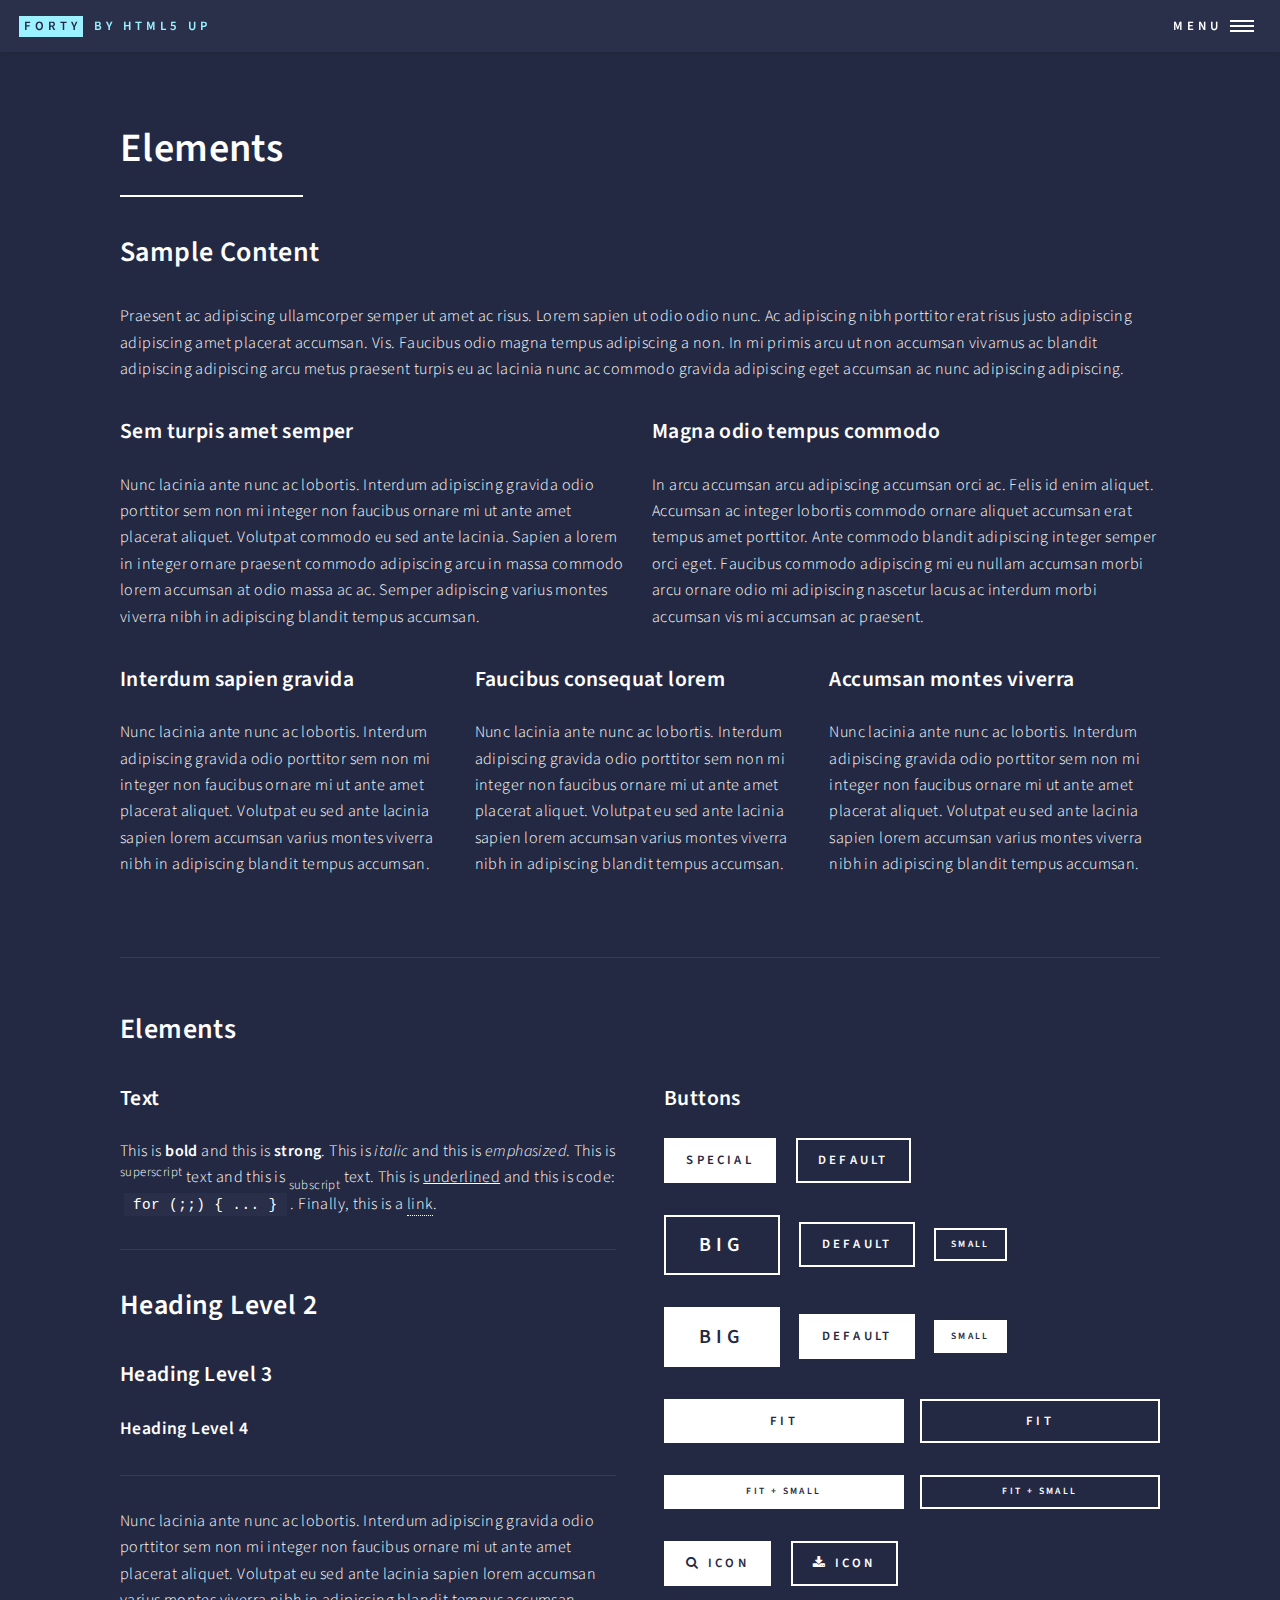
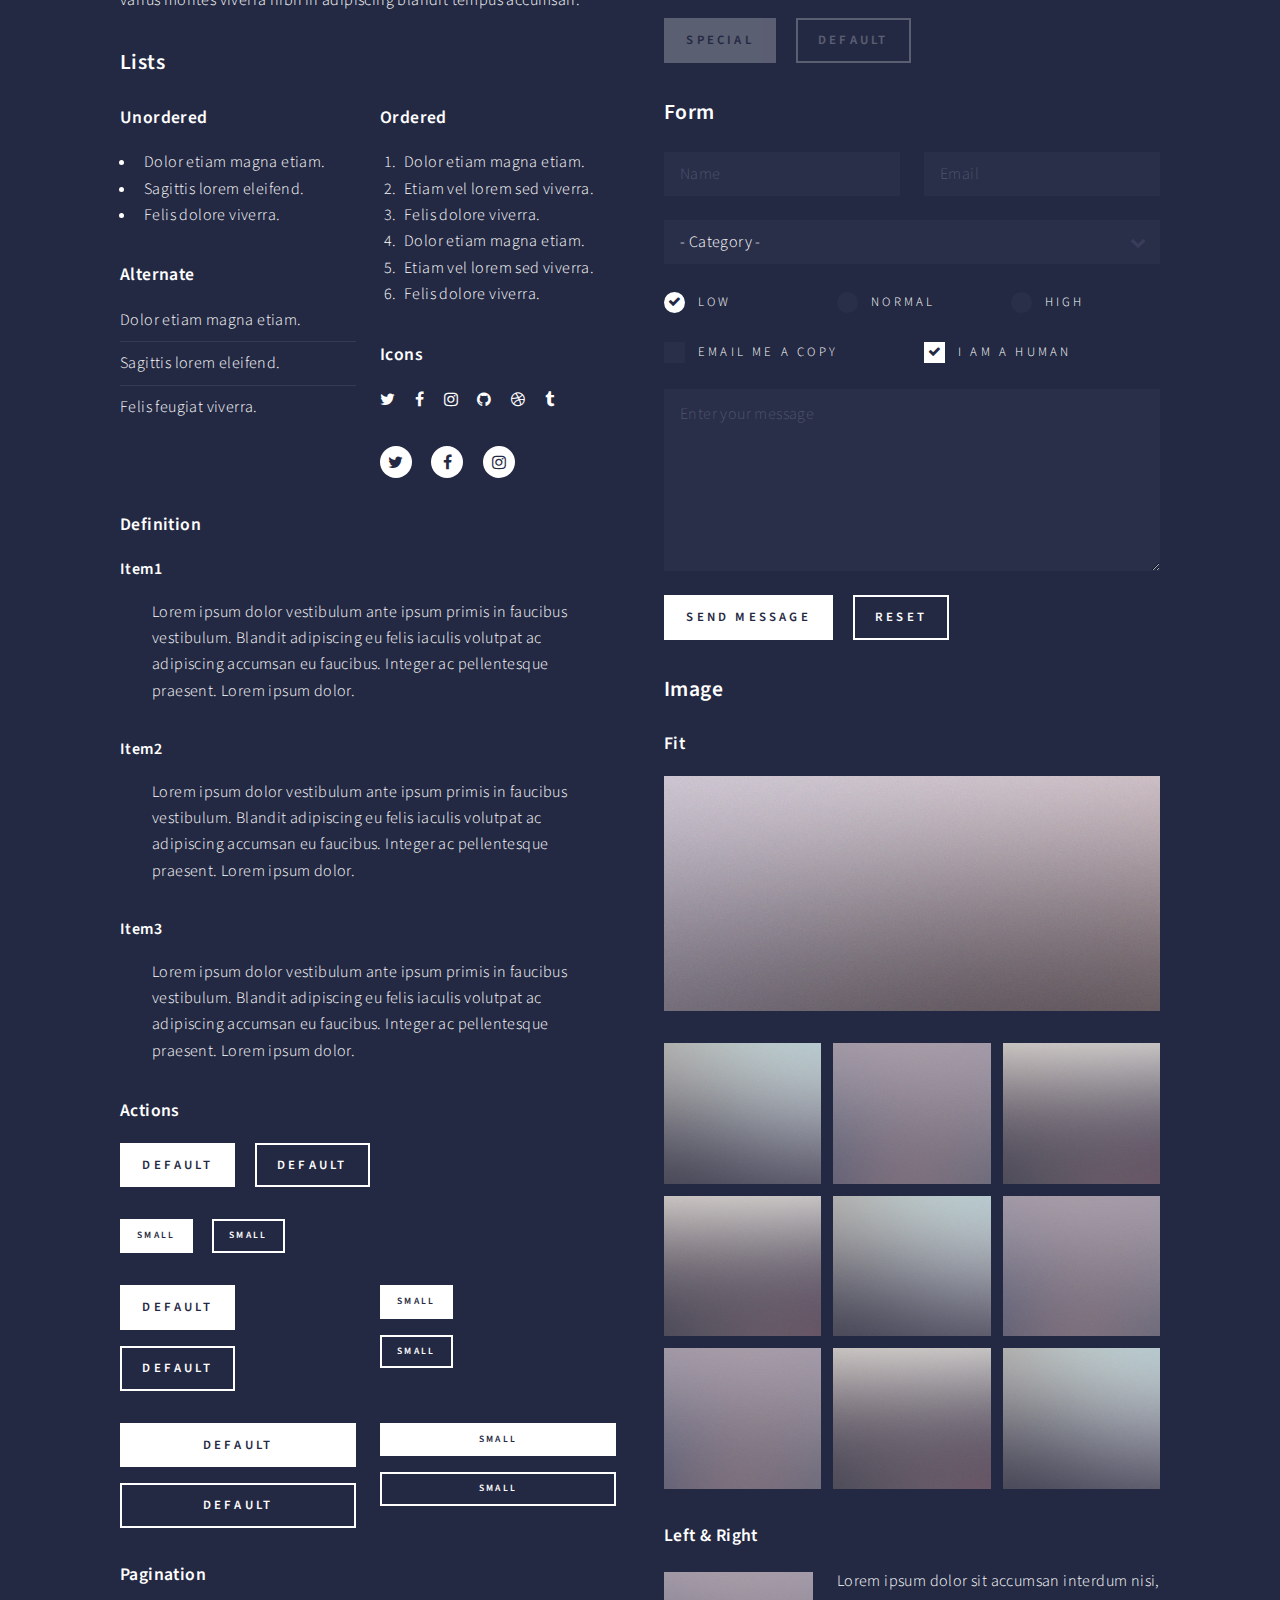
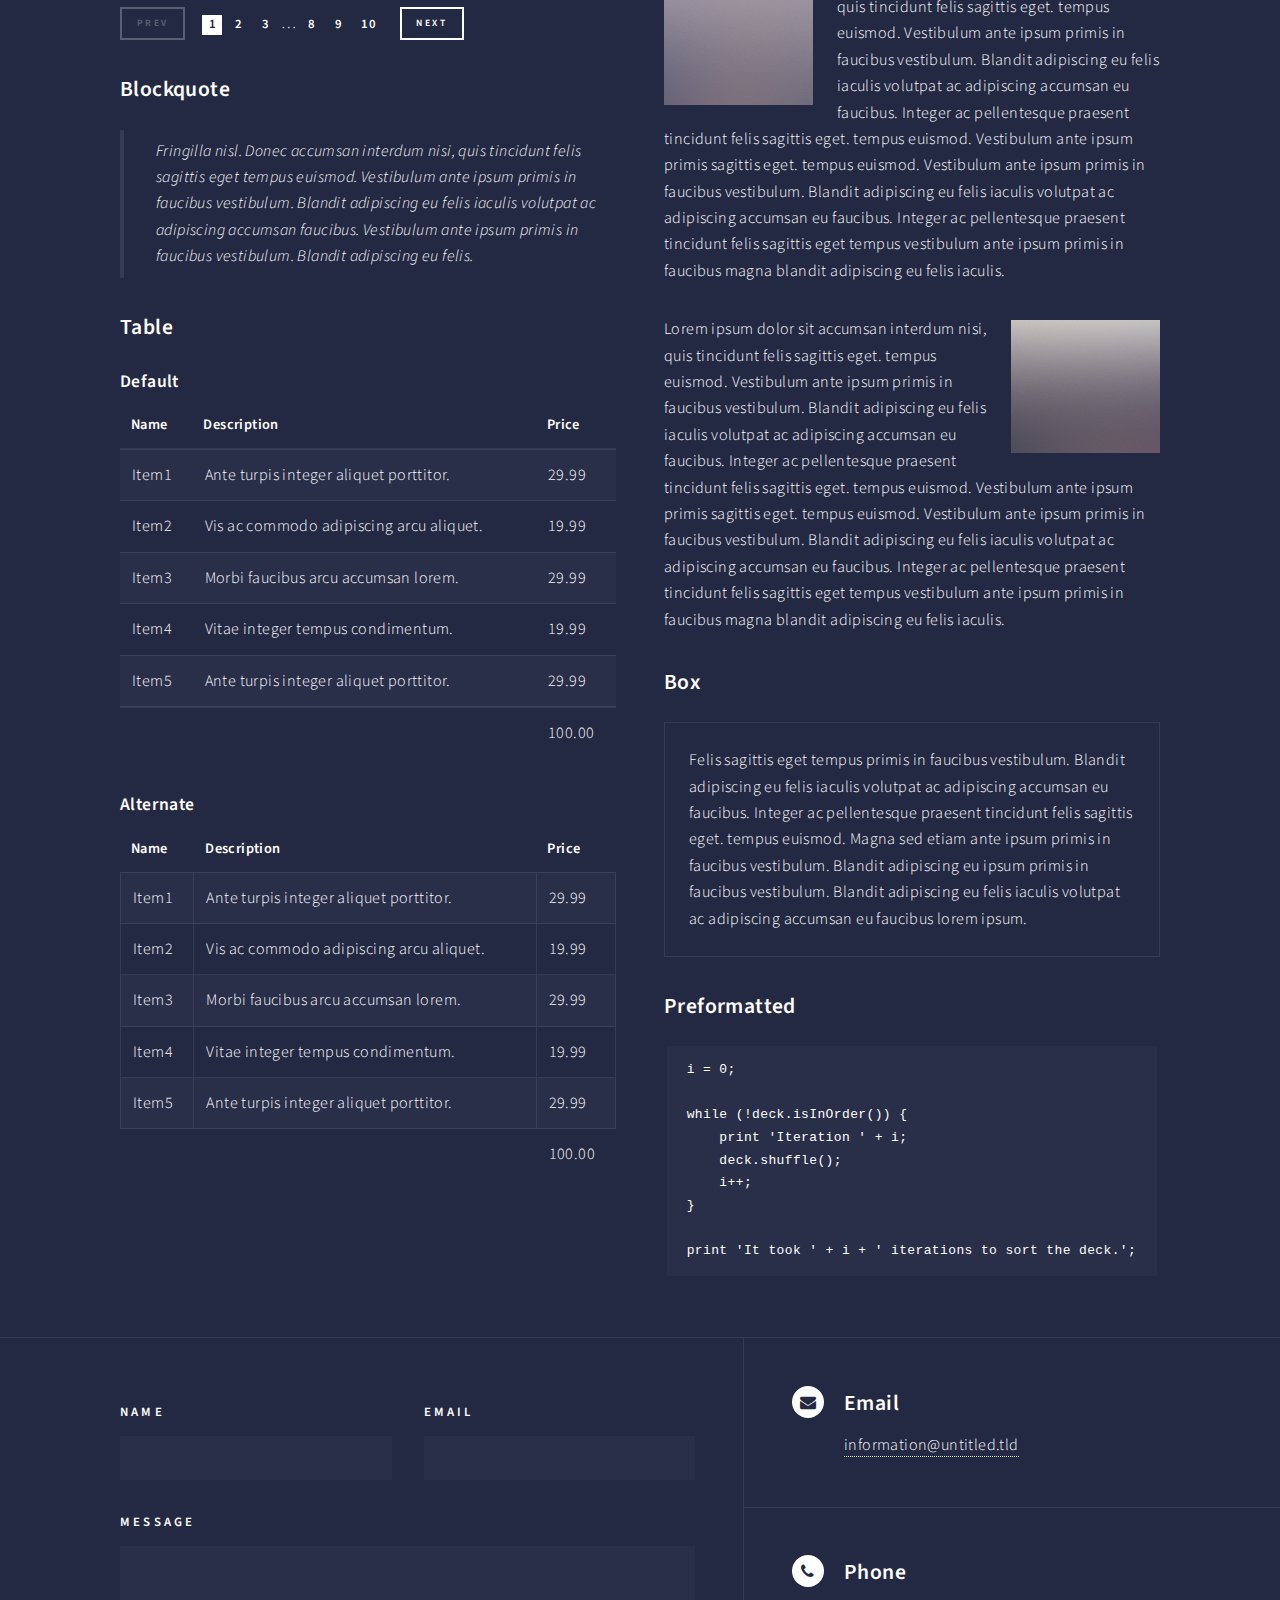
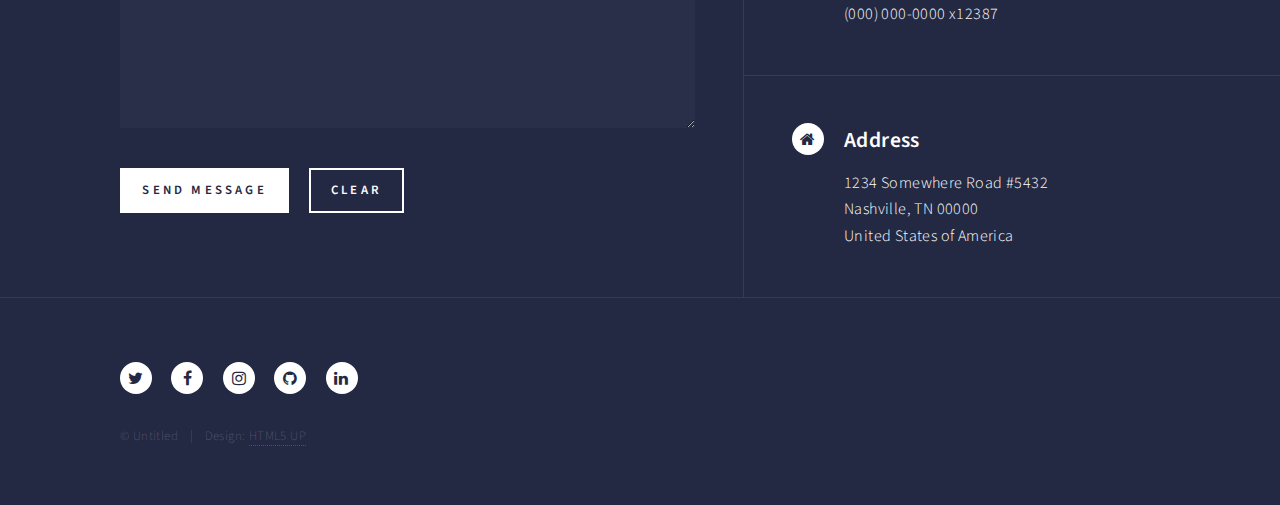
<file: elements.html>
<!DOCTYPE HTML>
<!--
	Forty by HTML5 UP
	html5up.net | @ajlkn
	Free for personal and commercial use under the CCA 3.0 license (html5up.net/license)
-->
<html>
	<head>
		<title>Elements - Forty by HTML5 UP</title>
		<meta charset="utf-8" />
		<meta name="viewport" content="width=device-width, initial-scale=1, user-scalable=no" />
		<!--[if lte IE 8]><script src="assets/js/ie/html5shiv.js"></script><![endif]-->
		<link rel="stylesheet" href="assets/css/main.css" />
		<!--[if lte IE 9]><link rel="stylesheet" href="assets/css/ie9.css" /><![endif]-->
		<!--[if lte IE 8]><link rel="stylesheet" href="assets/css/ie8.css" /><![endif]-->
	</head>
	<body>

		<!-- Wrapper -->
			<div id="wrapper">

				<!-- Header -->
					<header id="header">
						<a href="index.html" class="logo"><strong>Forty</strong> <span>by HTML5 UP</span></a>
						<nav>
							<a href="#menu">Menu</a>
						</nav>
					</header>

				<!-- Menu -->
					<nav id="menu">
						<ul class="links">
							<li><a href="index.html">Home</a></li>
							<li><a href="landing.html">Landing</a></li>
							<li><a href="generic.html">Generic</a></li>
							<li><a href="elements.html">Elements</a></li>
						</ul>
						<ul class="actions vertical">
							<li><a href="#" class="button special fit">Get Started</a></li>
							<li><a href="#" class="button fit">Log In</a></li>
						</ul>
					</nav>

				<!-- Main -->
					<div id="main" class="alt">

						<!-- One -->
							<section id="one">
								<div class="inner">
									<header class="major">
										<h1>Elements</h1>
									</header>

									<!-- Content -->
										<h2 id="content">Sample Content</h2>
										<p>Praesent ac adipiscing ullamcorper semper ut amet ac risus. Lorem sapien ut odio odio nunc. Ac adipiscing nibh porttitor erat risus justo adipiscing adipiscing amet placerat accumsan. Vis. Faucibus odio magna tempus adipiscing a non. In mi primis arcu ut non accumsan vivamus ac blandit adipiscing adipiscing arcu metus praesent turpis eu ac lacinia nunc ac commodo gravida adipiscing eget accumsan ac nunc adipiscing adipiscing.</p>
										<div class="row">
											<div class="6u 12u$(small)">
												<h3>Sem turpis amet semper</h3>
												<p>Nunc lacinia ante nunc ac lobortis. Interdum adipiscing gravida odio porttitor sem non mi integer non faucibus ornare mi ut ante amet placerat aliquet. Volutpat commodo eu sed ante lacinia. Sapien a lorem in integer ornare praesent commodo adipiscing arcu in massa commodo lorem accumsan at odio massa ac ac. Semper adipiscing varius montes viverra nibh in adipiscing blandit tempus accumsan.</p>
											</div>
											<div class="6u$ 12u$(small)">
												<h3>Magna odio tempus commodo</h3>
												<p>In arcu accumsan arcu adipiscing accumsan orci ac. Felis id enim aliquet. Accumsan ac integer lobortis commodo ornare aliquet accumsan erat tempus amet porttitor. Ante commodo blandit adipiscing integer semper orci eget. Faucibus commodo adipiscing mi eu nullam accumsan morbi arcu ornare odio mi adipiscing nascetur lacus ac interdum morbi accumsan vis mi accumsan ac praesent.</p>
											</div>
											<!-- Break -->
											<div class="4u 12u$(medium)">
												<h3>Interdum sapien gravida</h3>
												<p>Nunc lacinia ante nunc ac lobortis. Interdum adipiscing gravida odio porttitor sem non mi integer non faucibus ornare mi ut ante amet placerat aliquet. Volutpat eu sed ante lacinia sapien lorem accumsan varius montes viverra nibh in adipiscing blandit tempus accumsan.</p>
											</div>
											<div class="4u 12u$(medium)">
												<h3>Faucibus consequat lorem</h3>
												<p>Nunc lacinia ante nunc ac lobortis. Interdum adipiscing gravida odio porttitor sem non mi integer non faucibus ornare mi ut ante amet placerat aliquet. Volutpat eu sed ante lacinia sapien lorem accumsan varius montes viverra nibh in adipiscing blandit tempus accumsan.</p>
											</div>
											<div class="4u$ 12u$(medium)">
												<h3>Accumsan montes viverra</h3>
												<p>Nunc lacinia ante nunc ac lobortis. Interdum adipiscing gravida odio porttitor sem non mi integer non faucibus ornare mi ut ante amet placerat aliquet. Volutpat eu sed ante lacinia sapien lorem accumsan varius montes viverra nibh in adipiscing blandit tempus accumsan.</p>
											</div>
										</div>

									<hr class="major" />

									<!-- Elements -->
										<h2 id="elements">Elements</h2>
										<div class="row 200%">
											<div class="6u 12u$(medium)">

												<!-- Text stuff -->
													<h3>Text</h3>
													<p>This is <b>bold</b> and this is <strong>strong</strong>. This is <i>italic</i> and this is <em>emphasized</em>.
													This is <sup>superscript</sup> text and this is <sub>subscript</sub> text.
													This is <u>underlined</u> and this is code: <code>for (;;) { ... }</code>.
													Finally, this is a <a href="#">link</a>.</p>
													<hr />
													<h2>Heading Level 2</h2>
													<h3>Heading Level 3</h3>
													<h4>Heading Level 4</h4>
													<hr />
													<p>Nunc lacinia ante nunc ac lobortis. Interdum adipiscing gravida odio porttitor sem non mi integer non faucibus ornare mi ut ante amet placerat aliquet. Volutpat eu sed ante lacinia sapien lorem accumsan varius montes viverra nibh in adipiscing blandit tempus accumsan.</p>

												<!-- Lists -->
													<h3>Lists</h3>
													<div class="row">
														<div class="6u 12u$(small)">

															<h4>Unordered</h4>
															<ul>
																<li>Dolor etiam magna etiam.</li>
																<li>Sagittis lorem eleifend.</li>
																<li>Felis dolore viverra.</li>
															</ul>

															<h4>Alternate</h4>
															<ul class="alt">
																<li>Dolor etiam magna etiam.</li>
																<li>Sagittis lorem eleifend.</li>
																<li>Felis feugiat viverra.</li>
															</ul>

														</div>
														<div class="6u$ 12u$(small)">

															<h4>Ordered</h4>
															<ol>
																<li>Dolor etiam magna etiam.</li>
																<li>Etiam vel lorem sed viverra.</li>
																<li>Felis dolore viverra.</li>
																<li>Dolor etiam magna etiam.</li>
																<li>Etiam vel lorem sed viverra.</li>
																<li>Felis dolore viverra.</li>
															</ol>

															<h4>Icons</h4>
															<ul class="icons">
																<li><a href="#" class="icon fa-twitter"><span class="label">Twitter</span></a></li>
																<li><a href="#" class="icon fa-facebook"><span class="label">Facebook</span></a></li>
																<li><a href="#" class="icon fa-instagram"><span class="label">Instagram</span></a></li>
																<li><a href="#" class="icon fa-github"><span class="label">Github</span></a></li>
																<li><a href="#" class="icon fa-dribbble"><span class="label">Dribbble</span></a></li>
																<li><a href="#" class="icon fa-tumblr"><span class="label">Tumblr</span></a></li>
															</ul>
															<ul class="icons">
																<li><a href="#" class="icon alt fa-twitter"><span class="label">Twitter</span></a></li>
																<li><a href="#" class="icon alt fa-facebook"><span class="label">Facebook</span></a></li>
																<li><a href="#" class="icon alt fa-instagram"><span class="label">Instagram</span></a></li>
															</ul>

														</div>
													</div>
													<h4>Definition</h4>
													<dl>
														<dt>Item1</dt>
														<dd>
															<p>Lorem ipsum dolor vestibulum ante ipsum primis in faucibus vestibulum. Blandit adipiscing eu felis iaculis volutpat ac adipiscing accumsan eu faucibus. Integer ac pellentesque praesent. Lorem ipsum dolor.</p>
														</dd>
														<dt>Item2</dt>
														<dd>
															<p>Lorem ipsum dolor vestibulum ante ipsum primis in faucibus vestibulum. Blandit adipiscing eu felis iaculis volutpat ac adipiscing accumsan eu faucibus. Integer ac pellentesque praesent. Lorem ipsum dolor.</p>
														</dd>
														<dt>Item3</dt>
														<dd>
															<p>Lorem ipsum dolor vestibulum ante ipsum primis in faucibus vestibulum. Blandit adipiscing eu felis iaculis volutpat ac adipiscing accumsan eu faucibus. Integer ac pellentesque praesent. Lorem ipsum dolor.</p>
														</dd>
													</dl>

													<h4>Actions</h4>
													<ul class="actions">
														<li><a href="#" class="button special">Default</a></li>
														<li><a href="#" class="button">Default</a></li>
													</ul>
													<ul class="actions small">
														<li><a href="#" class="button special small">Small</a></li>
														<li><a href="#" class="button small">Small</a></li>
													</ul>
													<div class="row">
														<div class="6u 12u$(small)">
															<ul class="actions vertical">
																<li><a href="#" class="button special">Default</a></li>
																<li><a href="#" class="button">Default</a></li>
															</ul>
														</div>
														<div class="6u$ 12u$(small)">
															<ul class="actions vertical small">
																<li><a href="#" class="button special small">Small</a></li>
																<li><a href="#" class="button small">Small</a></li>
															</ul>
														</div>
														<div class="6u 12u$(small)">
															<ul class="actions vertical">
																<li><a href="#" class="button special fit">Default</a></li>
																<li><a href="#" class="button fit">Default</a></li>
															</ul>
														</div>
														<div class="6u$ 12u$(small)">
															<ul class="actions vertical small">
																<li><a href="#" class="button special small fit">Small</a></li>
																<li><a href="#" class="button small fit">Small</a></li>
															</ul>
														</div>
													</div>

													<h4>Pagination</h4>
													<ul class="pagination">
														<li><span class="button small disabled">Prev</span></li>
														<li><a href="#" class="page active">1</a></li>
														<li><a href="#" class="page">2</a></li>
														<li><a href="#" class="page">3</a></li>
														<li><span>&hellip;</span></li>
														<li><a href="#" class="page">8</a></li>
														<li><a href="#" class="page">9</a></li>
														<li><a href="#" class="page">10</a></li>
														<li><a href="#" class="button small">Next</a></li>
													</ul>

												<!-- Blockquote -->
													<h3>Blockquote</h3>
													<blockquote>Fringilla nisl. Donec accumsan interdum nisi, quis tincidunt felis sagittis eget tempus euismod. Vestibulum ante ipsum primis in faucibus vestibulum. Blandit adipiscing eu felis iaculis volutpat ac adipiscing accumsan faucibus. Vestibulum ante ipsum primis in faucibus vestibulum. Blandit adipiscing eu felis.</blockquote>

												<!-- Table -->
													<h3>Table</h3>

													<h4>Default</h4>
													<div class="table-wrapper">
														<table>
															<thead>
																<tr>
																	<th>Name</th>
																	<th>Description</th>
																	<th>Price</th>
																</tr>
															</thead>
															<tbody>
																<tr>
																	<td>Item1</td>
																	<td>Ante turpis integer aliquet porttitor.</td>
																	<td>29.99</td>
																</tr>
																<tr>
																	<td>Item2</td>
																	<td>Vis ac commodo adipiscing arcu aliquet.</td>
																	<td>19.99</td>
																</tr>
																<tr>
																	<td>Item3</td>
																	<td> Morbi faucibus arcu accumsan lorem.</td>
																	<td>29.99</td>
																</tr>
																<tr>
																	<td>Item4</td>
																	<td>Vitae integer tempus condimentum.</td>
																	<td>19.99</td>
																</tr>
																<tr>
																	<td>Item5</td>
																	<td>Ante turpis integer aliquet porttitor.</td>
																	<td>29.99</td>
																</tr>
															</tbody>
															<tfoot>
																<tr>
																	<td colspan="2"></td>
																	<td>100.00</td>
																</tr>
															</tfoot>
														</table>
													</div>

													<h4>Alternate</h4>
													<div class="table-wrapper">
														<table class="alt">
															<thead>
																<tr>
																	<th>Name</th>
																	<th>Description</th>
																	<th>Price</th>
																</tr>
															</thead>
															<tbody>
																<tr>
																	<td>Item1</td>
																	<td>Ante turpis integer aliquet porttitor.</td>
																	<td>29.99</td>
																</tr>
																<tr>
																	<td>Item2</td>
																	<td>Vis ac commodo adipiscing arcu aliquet.</td>
																	<td>19.99</td>
																</tr>
																<tr>
																	<td>Item3</td>
																	<td> Morbi faucibus arcu accumsan lorem.</td>
																	<td>29.99</td>
																</tr>
																<tr>
																	<td>Item4</td>
																	<td>Vitae integer tempus condimentum.</td>
																	<td>19.99</td>
																</tr>
																<tr>
																	<td>Item5</td>
																	<td>Ante turpis integer aliquet porttitor.</td>
																	<td>29.99</td>
																</tr>
															</tbody>
															<tfoot>
																<tr>
																	<td colspan="2"></td>
																	<td>100.00</td>
																</tr>
															</tfoot>
														</table>
													</div>

											</div>
											<div class="6u$ 12u$(medium)">

												<!-- Buttons -->
													<h3>Buttons</h3>
													<ul class="actions">
														<li><a href="#" class="button special">Special</a></li>
														<li><a href="#" class="button">Default</a></li>
													</ul>
													<ul class="actions">
														<li><a href="#" class="button big">Big</a></li>
														<li><a href="#" class="button">Default</a></li>
														<li><a href="#" class="button small">Small</a></li>
													</ul>
													<ul class="actions">
														<li><a href="#" class="button special big">Big</a></li>
														<li><a href="#" class="button special">Default</a></li>
														<li><a href="#" class="button special small">Small</a></li>
													</ul>
													<ul class="actions fit">
														<li><a href="#" class="button special fit">Fit</a></li>
														<li><a href="#" class="button fit">Fit</a></li>
													</ul>
													<ul class="actions fit small">
														<li><a href="#" class="button special fit small">Fit + Small</a></li>
														<li><a href="#" class="button fit small">Fit + Small</a></li>
													</ul>
													<ul class="actions">
														<li><a href="#" class="button special icon fa-search">Icon</a></li>
														<li><a href="#" class="button icon fa-download">Icon</a></li>
													</ul>
													<ul class="actions">
														<li><span class="button special disabled">Special</span></li>
														<li><span class="button disabled">Default</span></li>
													</ul>

												<!-- Form -->
													<h3>Form</h3>

													<form method="post" action="#">
														<div class="row uniform">
															<div class="6u 12u$(xsmall)">
																<input type="text" name="demo-name" id="demo-name" value="" placeholder="Name" />
															</div>
															<div class="6u$ 12u$(xsmall)">
																<input type="email" name="demo-email" id="demo-email" value="" placeholder="Email" />
															</div>
															<!-- Break -->
															<div class="12u$">
																<div class="select-wrapper">
																	<select name="demo-category" id="demo-category">
																		<option value="">- Category -</option>
																		<option value="1">Manufacturing</option>
																		<option value="1">Shipping</option>
																		<option value="1">Administration</option>
																		<option value="1">Human Resources</option>
																	</select>
																</div>
															</div>
															<!-- Break -->
															<div class="4u 12u$(small)">
																<input type="radio" id="demo-priority-low" name="demo-priority" checked>
																<label for="demo-priority-low">Low</label>
															</div>
															<div class="4u 12u$(small)">
																<input type="radio" id="demo-priority-normal" name="demo-priority">
																<label for="demo-priority-normal">Normal</label>
															</div>
															<div class="4u$ 12u$(small)">
																<input type="radio" id="demo-priority-high" name="demo-priority">
																<label for="demo-priority-high">High</label>
															</div>
															<!-- Break -->
															<div class="6u 12u$(small)">
																<input type="checkbox" id="demo-copy" name="demo-copy">
																<label for="demo-copy">Email me a copy</label>
															</div>
															<div class="6u$ 12u$(small)">
																<input type="checkbox" id="demo-human" name="demo-human" checked>
																<label for="demo-human">I am a human</label>
															</div>
															<!-- Break -->
															<div class="12u$">
																<textarea name="demo-message" id="demo-message" placeholder="Enter your message" rows="6"></textarea>
															</div>
															<!-- Break -->
															<div class="12u$">
																<ul class="actions">
																	<li><input type="submit" value="Send Message" class="special" /></li>
																	<li><input type="reset" value="Reset" /></li>
																</ul>
															</div>
														</div>
													</form>

												<!-- Image -->
													<h3>Image</h3>

													<h4>Fit</h4>
													<span class="image fit"><img src="images/pic03.jpg" alt="" /></span>
													<div class="box alt">
														<div class="row 50% uniform">
															<div class="4u"><span class="image fit"><img src="images/pic08.jpg" alt="" /></span></div>
															<div class="4u"><span class="image fit"><img src="images/pic09.jpg" alt="" /></span></div>
															<div class="4u$"><span class="image fit"><img src="images/pic10.jpg" alt="" /></span></div>
															<!-- Break -->
															<div class="4u"><span class="image fit"><img src="images/pic10.jpg" alt="" /></span></div>
															<div class="4u"><span class="image fit"><img src="images/pic08.jpg" alt="" /></span></div>
															<div class="4u$"><span class="image fit"><img src="images/pic09.jpg" alt="" /></span></div>
															<!-- Break -->
															<div class="4u"><span class="image fit"><img src="images/pic09.jpg" alt="" /></span></div>
															<div class="4u"><span class="image fit"><img src="images/pic10.jpg" alt="" /></span></div>
															<div class="4u$"><span class="image fit"><img src="images/pic08.jpg" alt="" /></span></div>
														</div>
													</div>

													<h4>Left &amp; Right</h4>
													<p><span class="image left"><img src="images/pic09.jpg" alt="" /></span>Lorem ipsum dolor sit accumsan interdum nisi, quis tincidunt felis sagittis eget. tempus euismod. Vestibulum ante ipsum primis in faucibus vestibulum. Blandit adipiscing eu felis iaculis volutpat ac adipiscing accumsan eu faucibus. Integer ac pellentesque praesent tincidunt felis sagittis eget. tempus euismod. Vestibulum ante ipsum primis sagittis eget. tempus euismod. Vestibulum ante ipsum primis in faucibus vestibulum. Blandit adipiscing eu felis iaculis volutpat ac adipiscing accumsan eu faucibus. Integer ac pellentesque praesent tincidunt felis sagittis eget tempus vestibulum ante ipsum primis in faucibus magna blandit adipiscing eu felis iaculis.</p>
													<p><span class="image right"><img src="images/pic10.jpg" alt="" /></span>Lorem ipsum dolor sit accumsan interdum nisi, quis tincidunt felis sagittis eget. tempus euismod. Vestibulum ante ipsum primis in faucibus vestibulum. Blandit adipiscing eu felis iaculis volutpat ac adipiscing accumsan eu faucibus. Integer ac pellentesque praesent tincidunt felis sagittis eget. tempus euismod. Vestibulum ante ipsum primis sagittis eget. tempus euismod. Vestibulum ante ipsum primis in faucibus vestibulum. Blandit adipiscing eu felis iaculis volutpat ac adipiscing accumsan eu faucibus. Integer ac pellentesque praesent tincidunt felis sagittis eget tempus vestibulum ante ipsum primis in faucibus magna blandit adipiscing eu felis iaculis.</p>

												<!-- Box -->
													<h3>Box</h3>
													<div class="box">
														<p>Felis sagittis eget tempus primis in faucibus vestibulum. Blandit adipiscing eu felis iaculis volutpat ac adipiscing accumsan eu faucibus. Integer ac pellentesque praesent tincidunt felis sagittis eget. tempus euismod. Magna sed etiam ante ipsum primis in faucibus vestibulum. Blandit adipiscing eu ipsum primis in faucibus vestibulum. Blandit adipiscing eu felis iaculis volutpat ac adipiscing accumsan eu faucibus lorem ipsum.</p>
													</div>

												<!-- Preformatted Code -->
													<h3>Preformatted</h3>
													<pre><code>i = 0;

while (!deck.isInOrder()) {
    print 'Iteration ' + i;
    deck.shuffle();
    i++;
}

print 'It took ' + i + ' iterations to sort the deck.';
</code></pre>

											</div>
										</div>

								</div>
							</section>

					</div>

				<!-- Contact -->
					<section id="contact">
						<div class="inner">
							<section>
								<form method="post" action="#">
									<div class="field half first">
										<label for="name">Name</label>
										<input type="text" name="name" id="name" />
									</div>
									<div class="field half">
										<label for="email">Email</label>
										<input type="text" name="email" id="email" />
									</div>
									<div class="field">
										<label for="message">Message</label>
										<textarea name="message" id="message" rows="6"></textarea>
									</div>
									<ul class="actions">
										<li><input type="submit" value="Send Message" class="special" /></li>
										<li><input type="reset" value="Clear" /></li>
									</ul>
								</form>
							</section>
							<section class="split">
								<section>
									<div class="contact-method">
										<span class="icon alt fa-envelope"></span>
										<h3>Email</h3>
										<a href="#">information@untitled.tld</a>
									</div>
								</section>
								<section>
									<div class="contact-method">
										<span class="icon alt fa-phone"></span>
										<h3>Phone</h3>
										<span>(000) 000-0000 x12387</span>
									</div>
								</section>
								<section>
									<div class="contact-method">
										<span class="icon alt fa-home"></span>
										<h3>Address</h3>
										<span>1234 Somewhere Road #5432<br />
										Nashville, TN 00000<br />
										United States of America</span>
									</div>
								</section>
							</section>
						</div>
					</section>

				<!-- Footer -->
					<footer id="footer">
						<div class="inner">
							<ul class="icons">
								<li><a href="#" class="icon alt fa-twitter"><span class="label">Twitter</span></a></li>
								<li><a href="#" class="icon alt fa-facebook"><span class="label">Facebook</span></a></li>
								<li><a href="#" class="icon alt fa-instagram"><span class="label">Instagram</span></a></li>
								<li><a href="#" class="icon alt fa-github"><span class="label">GitHub</span></a></li>
								<li><a href="#" class="icon alt fa-linkedin"><span class="label">LinkedIn</span></a></li>
							</ul>
							<ul class="copyright">
								<li>&copy; Untitled</li><li>Design: <a href="https://html5up.net">HTML5 UP</a></li>
							</ul>
						</div>
					</footer>

			</div>

		<!-- Scripts -->
			<script src="assets/js/jquery.min.js"></script>
			<script src="assets/js/jquery.scrolly.min.js"></script>
			<script src="assets/js/jquery.scrollex.min.js"></script>
			<script src="assets/js/skel.min.js"></script>
			<script src="assets/js/util.js"></script>
			<!--[if lte IE 8]><script src="assets/js/ie/respond.min.js"></script><![endif]-->
			<script src="assets/js/main.js"></script>

	</body>
</html>
</file>
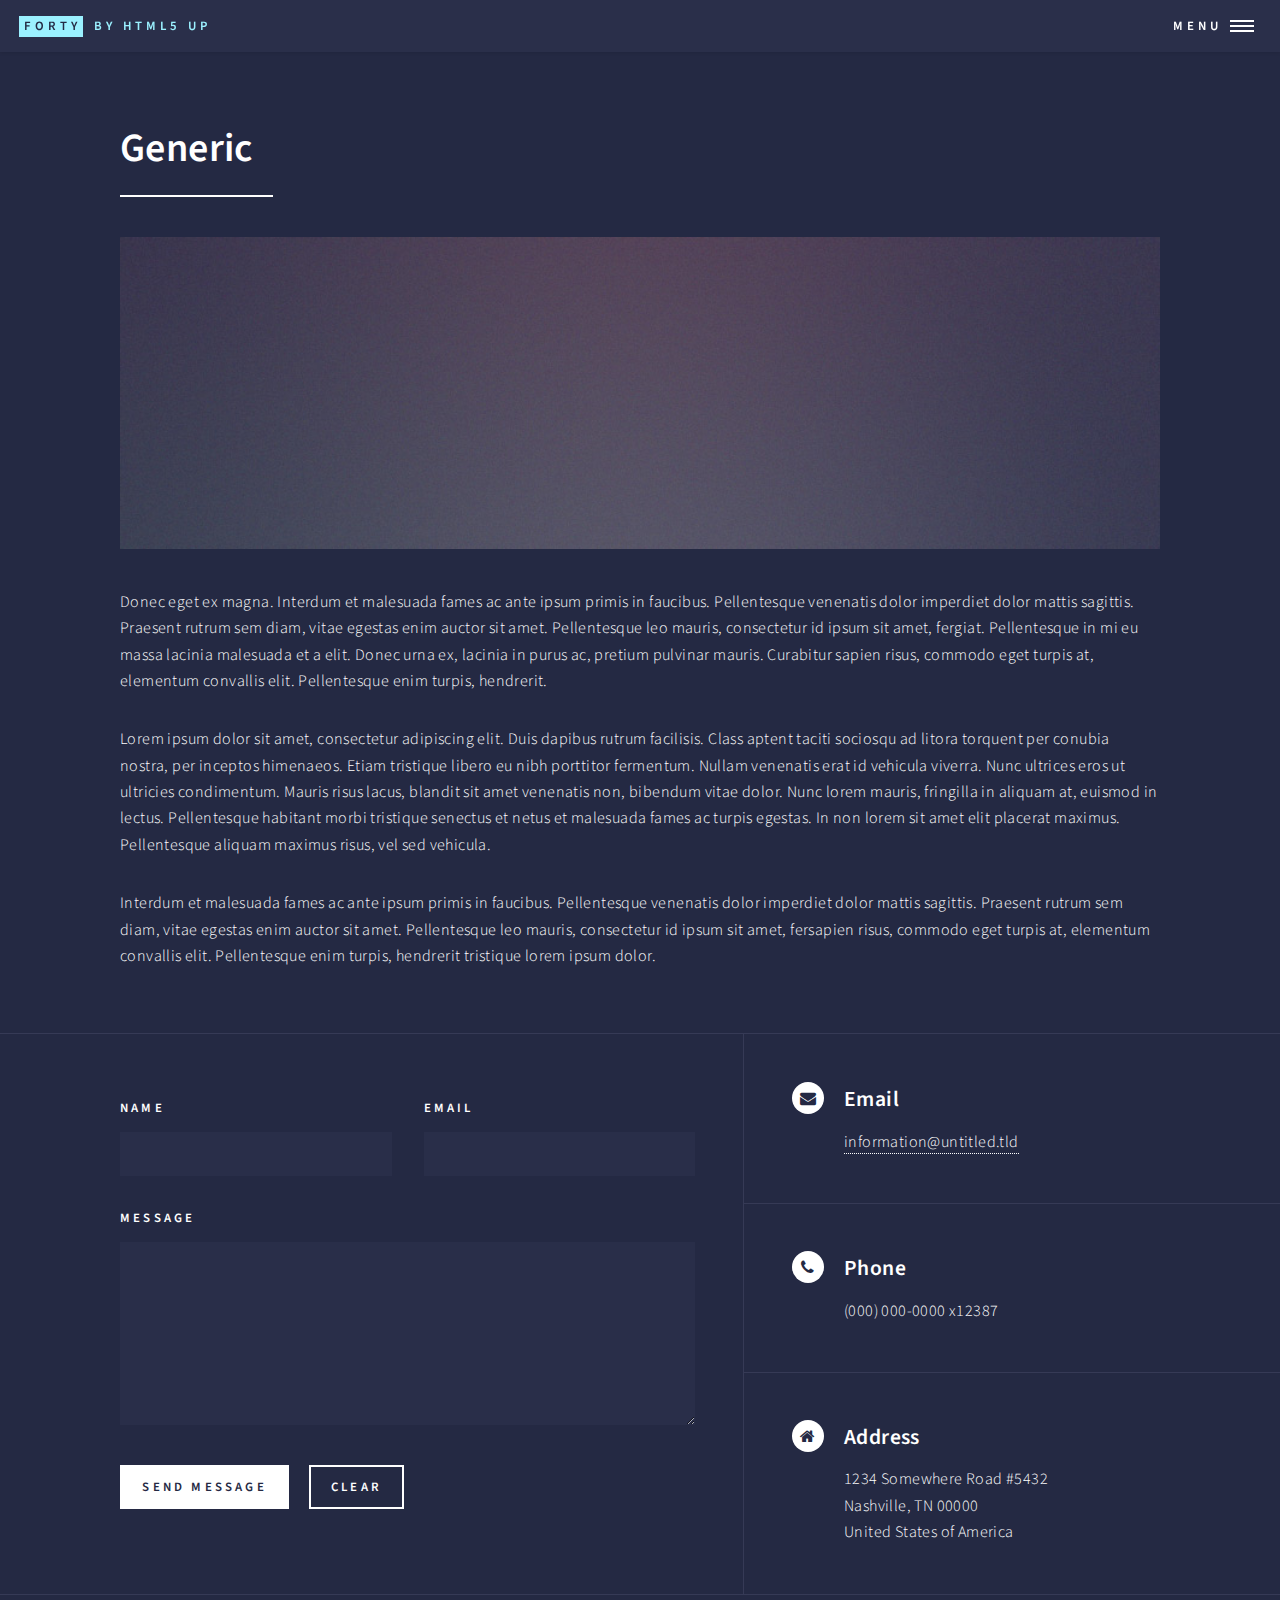
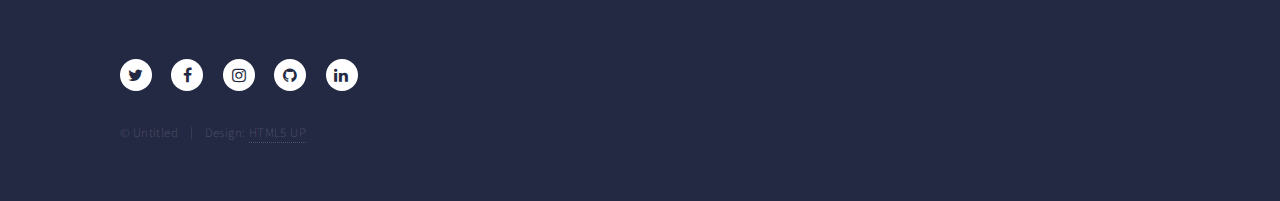
<file: generic.html>
<!DOCTYPE HTML>
<!--
	Forty by HTML5 UP
	html5up.net | @ajlkn
	Free for personal and commercial use under the CCA 3.0 license (html5up.net/license)
-->
<html>
	<head>
		<title>Generic - Forty by HTML5 UP</title>
		<meta charset="utf-8" />
		<meta name="viewport" content="width=device-width, initial-scale=1, user-scalable=no" />
		<!--[if lte IE 8]><script src="assets/js/ie/html5shiv.js"></script><![endif]-->
		<link rel="stylesheet" href="assets/css/main.css" />
		<!--[if lte IE 9]><link rel="stylesheet" href="assets/css/ie9.css" /><![endif]-->
		<!--[if lte IE 8]><link rel="stylesheet" href="assets/css/ie8.css" /><![endif]-->
	</head>
	<body>

		<!-- Wrapper -->
			<div id="wrapper">

				<!-- Header -->
					<header id="header">
						<a href="index.html" class="logo"><strong>Forty</strong> <span>by HTML5 UP</span></a>
						<nav>
							<a href="#menu">Menu</a>
						</nav>
					</header>

				<!-- Menu -->
					<nav id="menu">
						<ul class="links">
							<li><a href="index.html">Home</a></li>
							<li><a href="landing.html">Landing</a></li>
							<li><a href="generic.html">Generic</a></li>
							<li><a href="elements.html">Elements</a></li>
						</ul>
						<ul class="actions vertical">
							<li><a href="#" class="button special fit">Get Started</a></li>
							<li><a href="#" class="button fit">Log In</a></li>
						</ul>
					</nav>

				<!-- Main -->
					<div id="main" class="alt">

						<!-- One -->
							<section id="one">
								<div class="inner">
									<header class="major">
										<h1>Generic</h1>
									</header>
									<span class="image main"><img src="images/pic11.jpg" alt="" /></span>
									<p>Donec eget ex magna. Interdum et malesuada fames ac ante ipsum primis in faucibus. Pellentesque venenatis dolor imperdiet dolor mattis sagittis. Praesent rutrum sem diam, vitae egestas enim auctor sit amet. Pellentesque leo mauris, consectetur id ipsum sit amet, fergiat. Pellentesque in mi eu massa lacinia malesuada et a elit. Donec urna ex, lacinia in purus ac, pretium pulvinar mauris. Curabitur sapien risus, commodo eget turpis at, elementum convallis elit. Pellentesque enim turpis, hendrerit.</p>
									<p>Lorem ipsum dolor sit amet, consectetur adipiscing elit. Duis dapibus rutrum facilisis. Class aptent taciti sociosqu ad litora torquent per conubia nostra, per inceptos himenaeos. Etiam tristique libero eu nibh porttitor fermentum. Nullam venenatis erat id vehicula viverra. Nunc ultrices eros ut ultricies condimentum. Mauris risus lacus, blandit sit amet venenatis non, bibendum vitae dolor. Nunc lorem mauris, fringilla in aliquam at, euismod in lectus. Pellentesque habitant morbi tristique senectus et netus et malesuada fames ac turpis egestas. In non lorem sit amet elit placerat maximus. Pellentesque aliquam maximus risus, vel sed vehicula.</p>
									<p>Interdum et malesuada fames ac ante ipsum primis in faucibus. Pellentesque venenatis dolor imperdiet dolor mattis sagittis. Praesent rutrum sem diam, vitae egestas enim auctor sit amet. Pellentesque leo mauris, consectetur id ipsum sit amet, fersapien risus, commodo eget turpis at, elementum convallis elit. Pellentesque enim turpis, hendrerit tristique lorem ipsum dolor.</p>
								</div>
							</section>

					</div>

				<!-- Contact -->
					<section id="contact">
						<div class="inner">
							<section>
								<form method="post" action="#">
									<div class="field half first">
										<label for="name">Name</label>
										<input type="text" name="name" id="name" />
									</div>
									<div class="field half">
										<label for="email">Email</label>
										<input type="text" name="email" id="email" />
									</div>
									<div class="field">
										<label for="message">Message</label>
										<textarea name="message" id="message" rows="6"></textarea>
									</div>
									<ul class="actions">
										<li><input type="submit" value="Send Message" class="special" /></li>
										<li><input type="reset" value="Clear" /></li>
									</ul>
								</form>
							</section>
							<section class="split">
								<section>
									<div class="contact-method">
										<span class="icon alt fa-envelope"></span>
										<h3>Email</h3>
										<a href="#">information@untitled.tld</a>
									</div>
								</section>
								<section>
									<div class="contact-method">
										<span class="icon alt fa-phone"></span>
										<h3>Phone</h3>
										<span>(000) 000-0000 x12387</span>
									</div>
								</section>
								<section>
									<div class="contact-method">
										<span class="icon alt fa-home"></span>
										<h3>Address</h3>
										<span>1234 Somewhere Road #5432<br />
										Nashville, TN 00000<br />
										United States of America</span>
									</div>
								</section>
							</section>
						</div>
					</section>

				<!-- Footer -->
					<footer id="footer">
						<div class="inner">
							<ul class="icons">
								<li><a href="#" class="icon alt fa-twitter"><span class="label">Twitter</span></a></li>
								<li><a href="#" class="icon alt fa-facebook"><span class="label">Facebook</span></a></li>
								<li><a href="#" class="icon alt fa-instagram"><span class="label">Instagram</span></a></li>
								<li><a href="#" class="icon alt fa-github"><span class="label">GitHub</span></a></li>
								<li><a href="#" class="icon alt fa-linkedin"><span class="label">LinkedIn</span></a></li>
							</ul>
							<ul class="copyright">
								<li>&copy; Untitled</li><li>Design: <a href="https://html5up.net">HTML5 UP</a></li>
							</ul>
						</div>
					</footer>

			</div>

		<!-- Scripts -->
			<script src="assets/js/jquery.min.js"></script>
			<script src="assets/js/jquery.scrolly.min.js"></script>
			<script src="assets/js/jquery.scrollex.min.js"></script>
			<script src="assets/js/skel.min.js"></script>
			<script src="assets/js/util.js"></script>
			<!--[if lte IE 8]><script src="assets/js/ie/respond.min.js"></script><![endif]-->
			<script src="assets/js/main.js"></script>

	</body>
</html>
</file>
<file: assets/css/ie9.css>
/*
	Forty by HTML5 UP
	html5up.net | @ajlkn
	Free for personal and commercial use under the CCA 3.0 license (html5up.net/license)
*/

/* Spotlights */

	.spotlights > section:after {
		content: '';
		display: block;
		clear: both;
	}

	.spotlights > section > .image {
		float: left;
	}

	.spotlights > section > .content {
		float: left;
	}

/* Tiles */

	.tiles:after {
		content: '';
		display: block;
		clear: both;
	}

	.tiles article {
		padding: 8em 4em 6em 4em ;
		float: left;
		height: auto;
		max-height: none;
		min-height: 0;
	}

/* Header */

	#header .logo {
		position: absolute;
		top: 0;
		left: 0;
	}

	#header nav {
		position: absolute;
		top: 0;
		right: 0;
	}

/* Banner */

	#banner {
		padding: 7em 0 4em 0 ;
		background-attachment: scroll;
		height: auto;
		max-height: none;
		min-height: 0;
	}

		#banner > .inner .content {
			display: block;
		}

			#banner > .inner .content > * {
				margin-left: 0;
				margin: 0 0 2em 0;
			}

		#banner.major {
			height: auto;
			max-height: none;
			min-height: 0;
		}

/* Contact */

	#contact:after {
		content: '';
		display: block;
		clear: both;
	}

	#contact > .inner > * {
		float: left;
	}

/* Menu */

	#menu .inner {
		margin: 0 auto;
	}
</file>
<file: assets/css/ie8.css>
/*
	Forty by HTML5 UP
	html5up.net | @ajlkn
	Free for personal and commercial use under the CCA 3.0 license (html5up.net/license)
*/

/* Button */

	.button {
		border: solid 2px !important;
	}

		.button.next {
			padding-right: 1.75em;
		}

			.button.next:before, .button.next:after {
				display: none;
			}

/* Tiles */

	.tiles article {
		width: 50%;
		-ms-behavior: url("assets/js/ie/backgroundsize.min.htc");
		background-size: cover;
	}

/* Banner */

	#banner {
		-ms-behavior: url("assets/js/ie/backgroundsize.min.htc");
	}

		#banner:after {
			display: none;
		}

/* Menu */

	#menu {
		background: #242943;
	}
</file>
<file: assets/css/main.css>
@import url(font-awesome.min.css);
@import url("https://fonts.googleapis.com/css?family=Source+Sans+Pro:300,300italic,600,600italic");

/*
	Forty by HTML5 UP
	html5up.net | @ajlkn
	Free for personal and commercial use under the CCA 3.0 license (html5up.net/license)
*/

/* Reset */

	html, body, div, span, applet, object, iframe, h1, h2, h3, h4, h5, h6, p, blockquote, pre, a, abbr, acronym, address, big, cite, code, del, dfn, em, img, ins, kbd, q, s, samp, small, strike, strong, sub, sup, tt, var, b, u, i, center, dl, dt, dd, ol, ul, li, fieldset, form, label, legend, table, caption, tbody, tfoot, thead, tr, th, td, article, aside, canvas, details, embed, figure, figcaption, footer, header, hgroup, menu, nav, output, ruby, section, summary, time, mark, audio, video {
		margin: 0;
		padding: 0;
		border: 0;
		font-size: 100%;
		font: inherit;
		vertical-align: baseline;
	}

	article, aside, details, figcaption, figure, footer, header, hgroup, menu, nav, section {
		display: block;
	}

	body {
		line-height: 1;
	}

	ol, ul {
		list-style: none;
	}

	blockquote, q {
		quotes: none;
	}

	blockquote:before, blockquote:after, q:before, q:after {
		content: '';
		content: none;
	}

	table {
		border-collapse: collapse;
		border-spacing: 0;
	}

	body {
		-webkit-text-size-adjust: none;
	}

/* Box Model */

	*, *:before, *:after {
		-moz-box-sizing: border-box;
		-webkit-box-sizing: border-box;
		box-sizing: border-box;
	}

/* Grid */

	.row {
		border-bottom: solid 1px transparent;
		-moz-box-sizing: border-box;
		-webkit-box-sizing: border-box;
		box-sizing: border-box;
	}

	.row > * {
		float: left;
		-moz-box-sizing: border-box;
		-webkit-box-sizing: border-box;
		box-sizing: border-box;
	}

	.row:after, .row:before {
		content: '';
		display: block;
		clear: both;
		height: 0;
	}

	.row.uniform > * > :first-child {
		margin-top: 0;
	}

	.row.uniform > * > :last-child {
		margin-bottom: 0;
	}

	.row.\30 \25 > * {
		padding: 0 0 0 0em;
	}

	.row.\30 \25 {
		margin: 0 0 -1px 0em;
	}

	.row.uniform.\30 \25 > * {
		padding: 0em 0 0 0em;
	}

	.row.uniform.\30 \25 {
		margin: 0em 0 -1px 0em;
	}

	.row > * {
		padding: 0 0 0 2em;
	}

	.row {
		margin: 0 0 -1px -2em;
	}

	.row.uniform > * {
		padding: 2em 0 0 2em;
	}

	.row.uniform {
		margin: -2em 0 -1px -2em;
	}

	.row.\32 00\25 > * {
		padding: 0 0 0 4em;
	}

	.row.\32 00\25 {
		margin: 0 0 -1px -4em;
	}

	.row.uniform.\32 00\25 > * {
		padding: 4em 0 0 4em;
	}

	.row.uniform.\32 00\25 {
		margin: -4em 0 -1px -4em;
	}

	.row.\31 50\25 > * {
		padding: 0 0 0 3em;
	}

	.row.\31 50\25 {
		margin: 0 0 -1px -3em;
	}

	.row.uniform.\31 50\25 > * {
		padding: 3em 0 0 3em;
	}

	.row.uniform.\31 50\25 {
		margin: -3em 0 -1px -3em;
	}

	.row.\35 0\25 > * {
		padding: 0 0 0 1em;
	}

	.row.\35 0\25 {
		margin: 0 0 -1px -1em;
	}

	.row.uniform.\35 0\25 > * {
		padding: 1em 0 0 1em;
	}

	.row.uniform.\35 0\25 {
		margin: -1em 0 -1px -1em;
	}

	.row.\32 5\25 > * {
		padding: 0 0 0 0.5em;
	}

	.row.\32 5\25 {
		margin: 0 0 -1px -0.5em;
	}

	.row.uniform.\32 5\25 > * {
		padding: 0.5em 0 0 0.5em;
	}

	.row.uniform.\32 5\25 {
		margin: -0.5em 0 -1px -0.5em;
	}

	.\31 2u, .\31 2u\24 {
		width: 100%;
		clear: none;
		margin-left: 0;
	}

	.\31 1u, .\31 1u\24 {
		width: 91.6666666667%;
		clear: none;
		margin-left: 0;
	}

	.\31 0u, .\31 0u\24 {
		width: 83.3333333333%;
		clear: none;
		margin-left: 0;
	}

	.\39 u, .\39 u\24 {
		width: 75%;
		clear: none;
		margin-left: 0;
	}

	.\38 u, .\38 u\24 {
		width: 66.6666666667%;
		clear: none;
		margin-left: 0;
	}

	.\37 u, .\37 u\24 {
		width: 58.3333333333%;
		clear: none;
		margin-left: 0;
	}

	.\36 u, .\36 u\24 {
		width: 50%;
		clear: none;
		margin-left: 0;
	}

	.\35 u, .\35 u\24 {
		width: 41.6666666667%;
		clear: none;
		margin-left: 0;
	}

	.\34 u, .\34 u\24 {
		width: 33.3333333333%;
		clear: none;
		margin-left: 0;
	}

	.\33 u, .\33 u\24 {
		width: 25%;
		clear: none;
		margin-left: 0;
	}

	.\32 u, .\32 u\24 {
		width: 16.6666666667%;
		clear: none;
		margin-left: 0;
	}

	.\31 u, .\31 u\24 {
		width: 8.3333333333%;
		clear: none;
		margin-left: 0;
	}

	.\31 2u\24 + *,
	.\31 1u\24 + *,
	.\31 0u\24 + *,
	.\39 u\24 + *,
	.\38 u\24 + *,
	.\37 u\24 + *,
	.\36 u\24 + *,
	.\35 u\24 + *,
	.\34 u\24 + *,
	.\33 u\24 + *,
	.\32 u\24 + *,
	.\31 u\24 + * {
		clear: left;
	}

	.\-11u {
		margin-left: 91.66667%;
	}

	.\-10u {
		margin-left: 83.33333%;
	}

	.\-9u {
		margin-left: 75%;
	}

	.\-8u {
		margin-left: 66.66667%;
	}

	.\-7u {
		margin-left: 58.33333%;
	}

	.\-6u {
		margin-left: 50%;
	}

	.\-5u {
		margin-left: 41.66667%;
	}

	.\-4u {
		margin-left: 33.33333%;
	}

	.\-3u {
		margin-left: 25%;
	}

	.\-2u {
		margin-left: 16.66667%;
	}

	.\-1u {
		margin-left: 8.33333%;
	}

	@media screen and (max-width: 1680px) {

		.row > * {
			padding: 0 0 0 2em;
		}

		.row {
			margin: 0 0 -1px -2em;
		}

		.row.uniform > * {
			padding: 2em 0 0 2em;
		}

		.row.uniform {
			margin: -2em 0 -1px -2em;
		}

		.row.\32 00\25 > * {
			padding: 0 0 0 4em;
		}

		.row.\32 00\25 {
			margin: 0 0 -1px -4em;
		}

		.row.uniform.\32 00\25 > * {
			padding: 4em 0 0 4em;
		}

		.row.uniform.\32 00\25 {
			margin: -4em 0 -1px -4em;
		}

		.row.\31 50\25 > * {
			padding: 0 0 0 3em;
		}

		.row.\31 50\25 {
			margin: 0 0 -1px -3em;
		}

		.row.uniform.\31 50\25 > * {
			padding: 3em 0 0 3em;
		}

		.row.uniform.\31 50\25 {
			margin: -3em 0 -1px -3em;
		}

		.row.\35 0\25 > * {
			padding: 0 0 0 1em;
		}

		.row.\35 0\25 {
			margin: 0 0 -1px -1em;
		}

		.row.uniform.\35 0\25 > * {
			padding: 1em 0 0 1em;
		}

		.row.uniform.\35 0\25 {
			margin: -1em 0 -1px -1em;
		}

		.row.\32 5\25 > * {
			padding: 0 0 0 0.5em;
		}

		.row.\32 5\25 {
			margin: 0 0 -1px -0.5em;
		}

		.row.uniform.\32 5\25 > * {
			padding: 0.5em 0 0 0.5em;
		}

		.row.uniform.\32 5\25 {
			margin: -0.5em 0 -1px -0.5em;
		}

		.\31 2u\28xlarge\29, .\31 2u\24\28xlarge\29 {
			width: 100%;
			clear: none;
			margin-left: 0;
		}

		.\31 1u\28xlarge\29, .\31 1u\24\28xlarge\29 {
			width: 91.6666666667%;
			clear: none;
			margin-left: 0;
		}

		.\31 0u\28xlarge\29, .\31 0u\24\28xlarge\29 {
			width: 83.3333333333%;
			clear: none;
			margin-left: 0;
		}

		.\39 u\28xlarge\29, .\39 u\24\28xlarge\29 {
			width: 75%;
			clear: none;
			margin-left: 0;
		}

		.\38 u\28xlarge\29, .\38 u\24\28xlarge\29 {
			width: 66.6666666667%;
			clear: none;
			margin-left: 0;
		}

		.\37 u\28xlarge\29, .\37 u\24\28xlarge\29 {
			width: 58.3333333333%;
			clear: none;
			margin-left: 0;
		}

		.\36 u\28xlarge\29, .\36 u\24\28xlarge\29 {
			width: 50%;
			clear: none;
			margin-left: 0;
		}

		.\35 u\28xlarge\29, .\35 u\24\28xlarge\29 {
			width: 41.6666666667%;
			clear: none;
			margin-left: 0;
		}

		.\34 u\28xlarge\29, .\34 u\24\28xlarge\29 {
			width: 33.3333333333%;
			clear: none;
			margin-left: 0;
		}

		.\33 u\28xlarge\29, .\33 u\24\28xlarge\29 {
			width: 25%;
			clear: none;
			margin-left: 0;
		}

		.\32 u\28xlarge\29, .\32 u\24\28xlarge\29 {
			width: 16.6666666667%;
			clear: none;
			margin-left: 0;
		}

		.\31 u\28xlarge\29, .\31 u\24\28xlarge\29 {
			width: 8.3333333333%;
			clear: none;
			margin-left: 0;
		}

		.\31 2u\24\28xlarge\29 + *,
		.\31 1u\24\28xlarge\29 + *,
		.\31 0u\24\28xlarge\29 + *,
		.\39 u\24\28xlarge\29 + *,
		.\38 u\24\28xlarge\29 + *,
		.\37 u\24\28xlarge\29 + *,
		.\36 u\24\28xlarge\29 + *,
		.\35 u\24\28xlarge\29 + *,
		.\34 u\24\28xlarge\29 + *,
		.\33 u\24\28xlarge\29 + *,
		.\32 u\24\28xlarge\29 + *,
		.\31 u\24\28xlarge\29 + * {
			clear: left;
		}

		.\-11u\28xlarge\29 {
			margin-left: 91.66667%;
		}

		.\-10u\28xlarge\29 {
			margin-left: 83.33333%;
		}

		.\-9u\28xlarge\29 {
			margin-left: 75%;
		}

		.\-8u\28xlarge\29 {
			margin-left: 66.66667%;
		}

		.\-7u\28xlarge\29 {
			margin-left: 58.33333%;
		}

		.\-6u\28xlarge\29 {
			margin-left: 50%;
		}

		.\-5u\28xlarge\29 {
			margin-left: 41.66667%;
		}

		.\-4u\28xlarge\29 {
			margin-left: 33.33333%;
		}

		.\-3u\28xlarge\29 {
			margin-left: 25%;
		}

		.\-2u\28xlarge\29 {
			margin-left: 16.66667%;
		}

		.\-1u\28xlarge\29 {
			margin-left: 8.33333%;
		}

	}

	@media screen and (max-width: 1280px) {

		.row > * {
			padding: 0 0 0 1.5em;
		}

		.row {
			margin: 0 0 -1px -1.5em;
		}

		.row.uniform > * {
			padding: 1.5em 0 0 1.5em;
		}

		.row.uniform {
			margin: -1.5em 0 -1px -1.5em;
		}

		.row.\32 00\25 > * {
			padding: 0 0 0 3em;
		}

		.row.\32 00\25 {
			margin: 0 0 -1px -3em;
		}

		.row.uniform.\32 00\25 > * {
			padding: 3em 0 0 3em;
		}

		.row.uniform.\32 00\25 {
			margin: -3em 0 -1px -3em;
		}

		.row.\31 50\25 > * {
			padding: 0 0 0 2.25em;
		}

		.row.\31 50\25 {
			margin: 0 0 -1px -2.25em;
		}

		.row.uniform.\31 50\25 > * {
			padding: 2.25em 0 0 2.25em;
		}

		.row.uniform.\31 50\25 {
			margin: -2.25em 0 -1px -2.25em;
		}

		.row.\35 0\25 > * {
			padding: 0 0 0 0.75em;
		}

		.row.\35 0\25 {
			margin: 0 0 -1px -0.75em;
		}

		.row.uniform.\35 0\25 > * {
			padding: 0.75em 0 0 0.75em;
		}

		.row.uniform.\35 0\25 {
			margin: -0.75em 0 -1px -0.75em;
		}

		.row.\32 5\25 > * {
			padding: 0 0 0 0.375em;
		}

		.row.\32 5\25 {
			margin: 0 0 -1px -0.375em;
		}

		.row.uniform.\32 5\25 > * {
			padding: 0.375em 0 0 0.375em;
		}

		.row.uniform.\32 5\25 {
			margin: -0.375em 0 -1px -0.375em;
		}

		.\31 2u\28large\29, .\31 2u\24\28large\29 {
			width: 100%;
			clear: none;
			margin-left: 0;
		}

		.\31 1u\28large\29, .\31 1u\24\28large\29 {
			width: 91.6666666667%;
			clear: none;
			margin-left: 0;
		}

		.\31 0u\28large\29, .\31 0u\24\28large\29 {
			width: 83.3333333333%;
			clear: none;
			margin-left: 0;
		}

		.\39 u\28large\29, .\39 u\24\28large\29 {
			width: 75%;
			clear: none;
			margin-left: 0;
		}

		.\38 u\28large\29, .\38 u\24\28large\29 {
			width: 66.6666666667%;
			clear: none;
			margin-left: 0;
		}

		.\37 u\28large\29, .\37 u\24\28large\29 {
			width: 58.3333333333%;
			clear: none;
			margin-left: 0;
		}

		.\36 u\28large\29, .\36 u\24\28large\29 {
			width: 50%;
			clear: none;
			margin-left: 0;
		}

		.\35 u\28large\29, .\35 u\24\28large\29 {
			width: 41.6666666667%;
			clear: none;
			margin-left: 0;
		}

		.\34 u\28large\29, .\34 u\24\28large\29 {
			width: 33.3333333333%;
			clear: none;
			margin-left: 0;
		}

		.\33 u\28large\29, .\33 u\24\28large\29 {
			width: 25%;
			clear: none;
			margin-left: 0;
		}

		.\32 u\28large\29, .\32 u\24\28large\29 {
			width: 16.6666666667%;
			clear: none;
			margin-left: 0;
		}

		.\31 u\28large\29, .\31 u\24\28large\29 {
			width: 8.3333333333%;
			clear: none;
			margin-left: 0;
		}

		.\31 2u\24\28large\29 + *,
		.\31 1u\24\28large\29 + *,
		.\31 0u\24\28large\29 + *,
		.\39 u\24\28large\29 + *,
		.\38 u\24\28large\29 + *,
		.\37 u\24\28large\29 + *,
		.\36 u\24\28large\29 + *,
		.\35 u\24\28large\29 + *,
		.\34 u\24\28large\29 + *,
		.\33 u\24\28large\29 + *,
		.\32 u\24\28large\29 + *,
		.\31 u\24\28large\29 + * {
			clear: left;
		}

		.\-11u\28large\29 {
			margin-left: 91.66667%;
		}

		.\-10u\28large\29 {
			margin-left: 83.33333%;
		}

		.\-9u\28large\29 {
			margin-left: 75%;
		}

		.\-8u\28large\29 {
			margin-left: 66.66667%;
		}

		.\-7u\28large\29 {
			margin-left: 58.33333%;
		}

		.\-6u\28large\29 {
			margin-left: 50%;
		}

		.\-5u\28large\29 {
			margin-left: 41.66667%;
		}

		.\-4u\28large\29 {
			margin-left: 33.33333%;
		}

		.\-3u\28large\29 {
			margin-left: 25%;
		}

		.\-2u\28large\29 {
			margin-left: 16.66667%;
		}

		.\-1u\28large\29 {
			margin-left: 8.33333%;
		}

	}

	@media screen and (max-width: 980px) {

		.row > * {
			padding: 0 0 0 1.5em;
		}

		.row {
			margin: 0 0 -1px -1.5em;
		}

		.row.uniform > * {
			padding: 1.5em 0 0 1.5em;
		}

		.row.uniform {
			margin: -1.5em 0 -1px -1.5em;
		}

		.row.\32 00\25 > * {
			padding: 0 0 0 3em;
		}

		.row.\32 00\25 {
			margin: 0 0 -1px -3em;
		}

		.row.uniform.\32 00\25 > * {
			padding: 3em 0 0 3em;
		}

		.row.uniform.\32 00\25 {
			margin: -3em 0 -1px -3em;
		}

		.row.\31 50\25 > * {
			padding: 0 0 0 2.25em;
		}

		.row.\31 50\25 {
			margin: 0 0 -1px -2.25em;
		}

		.row.uniform.\31 50\25 > * {
			padding: 2.25em 0 0 2.25em;
		}

		.row.uniform.\31 50\25 {
			margin: -2.25em 0 -1px -2.25em;
		}

		.row.\35 0\25 > * {
			padding: 0 0 0 0.75em;
		}

		.row.\35 0\25 {
			margin: 0 0 -1px -0.75em;
		}

		.row.uniform.\35 0\25 > * {
			padding: 0.75em 0 0 0.75em;
		}

		.row.uniform.\35 0\25 {
			margin: -0.75em 0 -1px -0.75em;
		}

		.row.\32 5\25 > * {
			padding: 0 0 0 0.375em;
		}

		.row.\32 5\25 {
			margin: 0 0 -1px -0.375em;
		}

		.row.uniform.\32 5\25 > * {
			padding: 0.375em 0 0 0.375em;
		}

		.row.uniform.\32 5\25 {
			margin: -0.375em 0 -1px -0.375em;
		}

		.\31 2u\28medium\29, .\31 2u\24\28medium\29 {
			width: 100%;
			clear: none;
			margin-left: 0;
		}

		.\31 1u\28medium\29, .\31 1u\24\28medium\29 {
			width: 91.6666666667%;
			clear: none;
			margin-left: 0;
		}

		.\31 0u\28medium\29, .\31 0u\24\28medium\29 {
			width: 83.3333333333%;
			clear: none;
			margin-left: 0;
		}

		.\39 u\28medium\29, .\39 u\24\28medium\29 {
			width: 75%;
			clear: none;
			margin-left: 0;
		}

		.\38 u\28medium\29, .\38 u\24\28medium\29 {
			width: 66.6666666667%;
			clear: none;
			margin-left: 0;
		}

		.\37 u\28medium\29, .\37 u\24\28medium\29 {
			width: 58.3333333333%;
			clear: none;
			margin-left: 0;
		}

		.\36 u\28medium\29, .\36 u\24\28medium\29 {
			width: 50%;
			clear: none;
			margin-left: 0;
		}

		.\35 u\28medium\29, .\35 u\24\28medium\29 {
			width: 41.6666666667%;
			clear: none;
			margin-left: 0;
		}

		.\34 u\28medium\29, .\34 u\24\28medium\29 {
			width: 33.3333333333%;
			clear: none;
			margin-left: 0;
		}

		.\33 u\28medium\29, .\33 u\24\28medium\29 {
			width: 25%;
			clear: none;
			margin-left: 0;
		}

		.\32 u\28medium\29, .\32 u\24\28medium\29 {
			width: 16.6666666667%;
			clear: none;
			margin-left: 0;
		}

		.\31 u\28medium\29, .\31 u\24\28medium\29 {
			width: 8.3333333333%;
			clear: none;
			margin-left: 0;
		}

		.\31 2u\24\28medium\29 + *,
		.\31 1u\24\28medium\29 + *,
		.\31 0u\24\28medium\29 + *,
		.\39 u\24\28medium\29 + *,
		.\38 u\24\28medium\29 + *,
		.\37 u\24\28medium\29 + *,
		.\36 u\24\28medium\29 + *,
		.\35 u\24\28medium\29 + *,
		.\34 u\24\28medium\29 + *,
		.\33 u\24\28medium\29 + *,
		.\32 u\24\28medium\29 + *,
		.\31 u\24\28medium\29 + * {
			clear: left;
		}

		.\-11u\28medium\29 {
			margin-left: 91.66667%;
		}

		.\-10u\28medium\29 {
			margin-left: 83.33333%;
		}

		.\-9u\28medium\29 {
			margin-left: 75%;
		}

		.\-8u\28medium\29 {
			margin-left: 66.66667%;
		}

		.\-7u\28medium\29 {
			margin-left: 58.33333%;
		}

		.\-6u\28medium\29 {
			margin-left: 50%;
		}

		.\-5u\28medium\29 {
			margin-left: 41.66667%;
		}

		.\-4u\28medium\29 {
			margin-left: 33.33333%;
		}

		.\-3u\28medium\29 {
			margin-left: 25%;
		}

		.\-2u\28medium\29 {
			margin-left: 16.66667%;
		}

		.\-1u\28medium\29 {
			margin-left: 8.33333%;
		}

	}

	@media screen and (max-width: 736px) {

		.row > * {
			padding: 0 0 0 1.25em;
		}

		.row {
			margin: 0 0 -1px -1.25em;
		}

		.row.uniform > * {
			padding: 1.25em 0 0 1.25em;
		}

		.row.uniform {
			margin: -1.25em 0 -1px -1.25em;
		}

		.row.\32 00\25 > * {
			padding: 0 0 0 2.5em;
		}

		.row.\32 00\25 {
			margin: 0 0 -1px -2.5em;
		}

		.row.uniform.\32 00\25 > * {
			padding: 2.5em 0 0 2.5em;
		}

		.row.uniform.\32 00\25 {
			margin: -2.5em 0 -1px -2.5em;
		}

		.row.\31 50\25 > * {
			padding: 0 0 0 1.875em;
		}

		.row.\31 50\25 {
			margin: 0 0 -1px -1.875em;
		}

		.row.uniform.\31 50\25 > * {
			padding: 1.875em 0 0 1.875em;
		}

		.row.uniform.\31 50\25 {
			margin: -1.875em 0 -1px -1.875em;
		}

		.row.\35 0\25 > * {
			padding: 0 0 0 0.625em;
		}

		.row.\35 0\25 {
			margin: 0 0 -1px -0.625em;
		}

		.row.uniform.\35 0\25 > * {
			padding: 0.625em 0 0 0.625em;
		}

		.row.uniform.\35 0\25 {
			margin: -0.625em 0 -1px -0.625em;
		}

		.row.\32 5\25 > * {
			padding: 0 0 0 0.3125em;
		}

		.row.\32 5\25 {
			margin: 0 0 -1px -0.3125em;
		}

		.row.uniform.\32 5\25 > * {
			padding: 0.3125em 0 0 0.3125em;
		}

		.row.uniform.\32 5\25 {
			margin: -0.3125em 0 -1px -0.3125em;
		}

		.\31 2u\28small\29, .\31 2u\24\28small\29 {
			width: 100%;
			clear: none;
			margin-left: 0;
		}

		.\31 1u\28small\29, .\31 1u\24\28small\29 {
			width: 91.6666666667%;
			clear: none;
			margin-left: 0;
		}

		.\31 0u\28small\29, .\31 0u\24\28small\29 {
			width: 83.3333333333%;
			clear: none;
			margin-left: 0;
		}

		.\39 u\28small\29, .\39 u\24\28small\29 {
			width: 75%;
			clear: none;
			margin-left: 0;
		}

		.\38 u\28small\29, .\38 u\24\28small\29 {
			width: 66.6666666667%;
			clear: none;
			margin-left: 0;
		}

		.\37 u\28small\29, .\37 u\24\28small\29 {
			width: 58.3333333333%;
			clear: none;
			margin-left: 0;
		}

		.\36 u\28small\29, .\36 u\24\28small\29 {
			width: 50%;
			clear: none;
			margin-left: 0;
		}

		.\35 u\28small\29, .\35 u\24\28small\29 {
			width: 41.6666666667%;
			clear: none;
			margin-left: 0;
		}

		.\34 u\28small\29, .\34 u\24\28small\29 {
			width: 33.3333333333%;
			clear: none;
			margin-left: 0;
		}

		.\33 u\28small\29, .\33 u\24\28small\29 {
			width: 25%;
			clear: none;
			margin-left: 0;
		}

		.\32 u\28small\29, .\32 u\24\28small\29 {
			width: 16.6666666667%;
			clear: none;
			margin-left: 0;
		}

		.\31 u\28small\29, .\31 u\24\28small\29 {
			width: 8.3333333333%;
			clear: none;
			margin-left: 0;
		}

		.\31 2u\24\28small\29 + *,
		.\31 1u\24\28small\29 + *,
		.\31 0u\24\28small\29 + *,
		.\39 u\24\28small\29 + *,
		.\38 u\24\28small\29 + *,
		.\37 u\24\28small\29 + *,
		.\36 u\24\28small\29 + *,
		.\35 u\24\28small\29 + *,
		.\34 u\24\28small\29 + *,
		.\33 u\24\28small\29 + *,
		.\32 u\24\28small\29 + *,
		.\31 u\24\28small\29 + * {
			clear: left;
		}

		.\-11u\28small\29 {
			margin-left: 91.66667%;
		}

		.\-10u\28small\29 {
			margin-left: 83.33333%;
		}

		.\-9u\28small\29 {
			margin-left: 75%;
		}

		.\-8u\28small\29 {
			margin-left: 66.66667%;
		}

		.\-7u\28small\29 {
			margin-left: 58.33333%;
		}

		.\-6u\28small\29 {
			margin-left: 50%;
		}

		.\-5u\28small\29 {
			margin-left: 41.66667%;
		}

		.\-4u\28small\29 {
			margin-left: 33.33333%;
		}

		.\-3u\28small\29 {
			margin-left: 25%;
		}

		.\-2u\28small\29 {
			margin-left: 16.66667%;
		}

		.\-1u\28small\29 {
			margin-left: 8.33333%;
		}

	}

	@media screen and (max-width: 480px) {

		.row > * {
			padding: 0 0 0 1.25em;
		}

		.row {
			margin: 0 0 -1px -1.25em;
		}

		.row.uniform > * {
			padding: 1.25em 0 0 1.25em;
		}

		.row.uniform {
			margin: -1.25em 0 -1px -1.25em;
		}

		.row.\32 00\25 > * {
			padding: 0 0 0 2.5em;
		}

		.row.\32 00\25 {
			margin: 0 0 -1px -2.5em;
		}

		.row.uniform.\32 00\25 > * {
			padding: 2.5em 0 0 2.5em;
		}

		.row.uniform.\32 00\25 {
			margin: -2.5em 0 -1px -2.5em;
		}

		.row.\31 50\25 > * {
			padding: 0 0 0 1.875em;
		}

		.row.\31 50\25 {
			margin: 0 0 -1px -1.875em;
		}

		.row.uniform.\31 50\25 > * {
			padding: 1.875em 0 0 1.875em;
		}

		.row.uniform.\31 50\25 {
			margin: -1.875em 0 -1px -1.875em;
		}

		.row.\35 0\25 > * {
			padding: 0 0 0 0.625em;
		}

		.row.\35 0\25 {
			margin: 0 0 -1px -0.625em;
		}

		.row.uniform.\35 0\25 > * {
			padding: 0.625em 0 0 0.625em;
		}

		.row.uniform.\35 0\25 {
			margin: -0.625em 0 -1px -0.625em;
		}

		.row.\32 5\25 > * {
			padding: 0 0 0 0.3125em;
		}

		.row.\32 5\25 {
			margin: 0 0 -1px -0.3125em;
		}

		.row.uniform.\32 5\25 > * {
			padding: 0.3125em 0 0 0.3125em;
		}

		.row.uniform.\32 5\25 {
			margin: -0.3125em 0 -1px -0.3125em;
		}

		.\31 2u\28xsmall\29, .\31 2u\24\28xsmall\29 {
			width: 100%;
			clear: none;
			margin-left: 0;
		}

		.\31 1u\28xsmall\29, .\31 1u\24\28xsmall\29 {
			width: 91.6666666667%;
			clear: none;
			margin-left: 0;
		}

		.\31 0u\28xsmall\29, .\31 0u\24\28xsmall\29 {
			width: 83.3333333333%;
			clear: none;
			margin-left: 0;
		}

		.\39 u\28xsmall\29, .\39 u\24\28xsmall\29 {
			width: 75%;
			clear: none;
			margin-left: 0;
		}

		.\38 u\28xsmall\29, .\38 u\24\28xsmall\29 {
			width: 66.6666666667%;
			clear: none;
			margin-left: 0;
		}

		.\37 u\28xsmall\29, .\37 u\24\28xsmall\29 {
			width: 58.3333333333%;
			clear: none;
			margin-left: 0;
		}

		.\36 u\28xsmall\29, .\36 u\24\28xsmall\29 {
			width: 50%;
			clear: none;
			margin-left: 0;
		}

		.\35 u\28xsmall\29, .\35 u\24\28xsmall\29 {
			width: 41.6666666667%;
			clear: none;
			margin-left: 0;
		}

		.\34 u\28xsmall\29, .\34 u\24\28xsmall\29 {
			width: 33.3333333333%;
			clear: none;
			margin-left: 0;
		}

		.\33 u\28xsmall\29, .\33 u\24\28xsmall\29 {
			width: 25%;
			clear: none;
			margin-left: 0;
		}

		.\32 u\28xsmall\29, .\32 u\24\28xsmall\29 {
			width: 16.6666666667%;
			clear: none;
			margin-left: 0;
		}

		.\31 u\28xsmall\29, .\31 u\24\28xsmall\29 {
			width: 8.3333333333%;
			clear: none;
			margin-left: 0;
		}

		.\31 2u\24\28xsmall\29 + *,
		.\31 1u\24\28xsmall\29 + *,
		.\31 0u\24\28xsmall\29 + *,
		.\39 u\24\28xsmall\29 + *,
		.\38 u\24\28xsmall\29 + *,
		.\37 u\24\28xsmall\29 + *,
		.\36 u\24\28xsmall\29 + *,
		.\35 u\24\28xsmall\29 + *,
		.\34 u\24\28xsmall\29 + *,
		.\33 u\24\28xsmall\29 + *,
		.\32 u\24\28xsmall\29 + *,
		.\31 u\24\28xsmall\29 + * {
			clear: left;
		}

		.\-11u\28xsmall\29 {
			margin-left: 91.66667%;
		}

		.\-10u\28xsmall\29 {
			margin-left: 83.33333%;
		}

		.\-9u\28xsmall\29 {
			margin-left: 75%;
		}

		.\-8u\28xsmall\29 {
			margin-left: 66.66667%;
		}

		.\-7u\28xsmall\29 {
			margin-left: 58.33333%;
		}

		.\-6u\28xsmall\29 {
			margin-left: 50%;
		}

		.\-5u\28xsmall\29 {
			margin-left: 41.66667%;
		}

		.\-4u\28xsmall\29 {
			margin-left: 33.33333%;
		}

		.\-3u\28xsmall\29 {
			margin-left: 25%;
		}

		.\-2u\28xsmall\29 {
			margin-left: 16.66667%;
		}

		.\-1u\28xsmall\29 {
			margin-left: 8.33333%;
		}

	}

	@media screen and (max-width: 360px) {

		.row > * {
			padding: 0 0 0 1.25em;
		}

		.row {
			margin: 0 0 -1px -1.25em;
		}

		.row.uniform > * {
			padding: 1.25em 0 0 1.25em;
		}

		.row.uniform {
			margin: -1.25em 0 -1px -1.25em;
		}

		.row.\32 00\25 > * {
			padding: 0 0 0 2.5em;
		}

		.row.\32 00\25 {
			margin: 0 0 -1px -2.5em;
		}

		.row.uniform.\32 00\25 > * {
			padding: 2.5em 0 0 2.5em;
		}

		.row.uniform.\32 00\25 {
			margin: -2.5em 0 -1px -2.5em;
		}

		.row.\31 50\25 > * {
			padding: 0 0 0 1.875em;
		}

		.row.\31 50\25 {
			margin: 0 0 -1px -1.875em;
		}

		.row.uniform.\31 50\25 > * {
			padding: 1.875em 0 0 1.875em;
		}

		.row.uniform.\31 50\25 {
			margin: -1.875em 0 -1px -1.875em;
		}

		.row.\35 0\25 > * {
			padding: 0 0 0 0.625em;
		}

		.row.\35 0\25 {
			margin: 0 0 -1px -0.625em;
		}

		.row.uniform.\35 0\25 > * {
			padding: 0.625em 0 0 0.625em;
		}

		.row.uniform.\35 0\25 {
			margin: -0.625em 0 -1px -0.625em;
		}

		.row.\32 5\25 > * {
			padding: 0 0 0 0.3125em;
		}

		.row.\32 5\25 {
			margin: 0 0 -1px -0.3125em;
		}

		.row.uniform.\32 5\25 > * {
			padding: 0.3125em 0 0 0.3125em;
		}

		.row.uniform.\32 5\25 {
			margin: -0.3125em 0 -1px -0.3125em;
		}

		.\31 2u\28xxsmall\29, .\31 2u\24\28xxsmall\29 {
			width: 100%;
			clear: none;
			margin-left: 0;
		}

		.\31 1u\28xxsmall\29, .\31 1u\24\28xxsmall\29 {
			width: 91.6666666667%;
			clear: none;
			margin-left: 0;
		}

		.\31 0u\28xxsmall\29, .\31 0u\24\28xxsmall\29 {
			width: 83.3333333333%;
			clear: none;
			margin-left: 0;
		}

		.\39 u\28xxsmall\29, .\39 u\24\28xxsmall\29 {
			width: 75%;
			clear: none;
			margin-left: 0;
		}

		.\38 u\28xxsmall\29, .\38 u\24\28xxsmall\29 {
			width: 66.6666666667%;
			clear: none;
			margin-left: 0;
		}

		.\37 u\28xxsmall\29, .\37 u\24\28xxsmall\29 {
			width: 58.3333333333%;
			clear: none;
			margin-left: 0;
		}

		.\36 u\28xxsmall\29, .\36 u\24\28xxsmall\29 {
			width: 50%;
			clear: none;
			margin-left: 0;
		}

		.\35 u\28xxsmall\29, .\35 u\24\28xxsmall\29 {
			width: 41.6666666667%;
			clear: none;
			margin-left: 0;
		}

		.\34 u\28xxsmall\29, .\34 u\24\28xxsmall\29 {
			width: 33.3333333333%;
			clear: none;
			margin-left: 0;
		}

		.\33 u\28xxsmall\29, .\33 u\24\28xxsmall\29 {
			width: 25%;
			clear: none;
			margin-left: 0;
		}

		.\32 u\28xxsmall\29, .\32 u\24\28xxsmall\29 {
			width: 16.6666666667%;
			clear: none;
			margin-left: 0;
		}

		.\31 u\28xxsmall\29, .\31 u\24\28xxsmall\29 {
			width: 8.3333333333%;
			clear: none;
			margin-left: 0;
		}

		.\31 2u\24\28xxsmall\29 + *,
		.\31 1u\24\28xxsmall\29 + *,
		.\31 0u\24\28xxsmall\29 + *,
		.\39 u\24\28xxsmall\29 + *,
		.\38 u\24\28xxsmall\29 + *,
		.\37 u\24\28xxsmall\29 + *,
		.\36 u\24\28xxsmall\29 + *,
		.\35 u\24\28xxsmall\29 + *,
		.\34 u\24\28xxsmall\29 + *,
		.\33 u\24\28xxsmall\29 + *,
		.\32 u\24\28xxsmall\29 + *,
		.\31 u\24\28xxsmall\29 + * {
			clear: left;
		}

		.\-11u\28xxsmall\29 {
			margin-left: 91.66667%;
		}

		.\-10u\28xxsmall\29 {
			margin-left: 83.33333%;
		}

		.\-9u\28xxsmall\29 {
			margin-left: 75%;
		}

		.\-8u\28xxsmall\29 {
			margin-left: 66.66667%;
		}

		.\-7u\28xxsmall\29 {
			margin-left: 58.33333%;
		}

		.\-6u\28xxsmall\29 {
			margin-left: 50%;
		}

		.\-5u\28xxsmall\29 {
			margin-left: 41.66667%;
		}

		.\-4u\28xxsmall\29 {
			margin-left: 33.33333%;
		}

		.\-3u\28xxsmall\29 {
			margin-left: 25%;
		}

		.\-2u\28xxsmall\29 {
			margin-left: 16.66667%;
		}

		.\-1u\28xxsmall\29 {
			margin-left: 8.33333%;
		}

	}

/* Basic */

	@-ms-viewport {
		width: device-width;
	}

	body {
		-ms-overflow-style: scrollbar;
	}

	@media screen and (max-width: 480px) {

		html, body {
			min-width: 320px;
		}

	}

	body {
		background: #242943;
	}

		body.is-loading *, body.is-loading *:before, body.is-loading *:after {
			-moz-animation: none !important;
			-webkit-animation: none !important;
			-ms-animation: none !important;
			animation: none !important;
			-moz-transition: none !important;
			-webkit-transition: none !important;
			-ms-transition: none !important;
			transition: none !important;
		}

/* Type */

	body, input, select, textarea {
		color: #ffffff;
		font-family: "Source Sans Pro", Helvetica, sans-serif;
		font-size: 17pt;
		font-weight: 300;
		letter-spacing: 0.025em;
		line-height: 1.65;
	}

		@media screen and (max-width: 1680px) {

			body, input, select, textarea {
				font-size: 14pt;
			}

		}

		@media screen and (max-width: 1280px) {

			body, input, select, textarea {
				font-size: 12pt;
			}

		}

		@media screen and (max-width: 360px) {

			body, input, select, textarea {
				font-size: 11pt;
			}

		}

	a {
		-moz-transition: color 0.2s ease-in-out, border-bottom-color 0.2s ease-in-out;
		-webkit-transition: color 0.2s ease-in-out, border-bottom-color 0.2s ease-in-out;
		-ms-transition: color 0.2s ease-in-out, border-bottom-color 0.2s ease-in-out;
		transition: color 0.2s ease-in-out, border-bottom-color 0.2s ease-in-out;
		border-bottom: dotted 1px;
		color: inherit;
		text-decoration: none;
	}

		a:hover {
			border-bottom-color: transparent;
			color: #9bf1ff !important;
		}

		a:active {
			color: #53e3fb !important;
		}

	strong, b {
		color: #ffffff;
		font-weight: 600;
	}

	em, i {
		font-style: italic;
	}

	p {
		margin: 0 0 2em 0;
	}

	h1, h2, h3, h4, h5, h6 {
		color: #ffffff;
		font-weight: 600;
		line-height: 1.65;
		margin: 0 0 1em 0;
	}

		h1 a, h2 a, h3 a, h4 a, h5 a, h6 a {
			color: inherit;
			border-bottom: 0;
		}

	h1 {
		font-size: 2.5em;
	}

	h2 {
		font-size: 1.75em;
	}

	h3 {
		font-size: 1.35em;
	}

	h4 {
		font-size: 1.1em;
	}

	h5 {
		font-size: 0.9em;
	}

	h6 {
		font-size: 0.7em;
	}

	@media screen and (max-width: 736px) {

		h1 {
			font-size: 2em;
		}

		h2 {
			font-size: 1.5em;
		}

		h3 {
			font-size: 1.25em;
		}

	}

	sub {
		font-size: 0.8em;
		position: relative;
		top: 0.5em;
	}

	sup {
		font-size: 0.8em;
		position: relative;
		top: -0.5em;
	}

	blockquote {
		border-left: solid 4px rgba(212, 212, 255, 0.1);
		font-style: italic;
		margin: 0 0 2em 0;
		padding: 0.5em 0 0.5em 2em;
	}

	code {
		background: rgba(212, 212, 255, 0.035);
		font-family: "Courier New", monospace;
		font-size: 0.9em;
		margin: 0 0.25em;
		padding: 0.25em 0.65em;
	}

	pre {
		-webkit-overflow-scrolling: touch;
		font-family: "Courier New", monospace;
		font-size: 0.9em;
		margin: 0 0 2em 0;
	}

		pre code {
			display: block;
			line-height: 1.75;
			padding: 1em 1.5em;
			overflow-x: auto;
		}

	hr {
		border: 0;
		border-bottom: solid 1px rgba(212, 212, 255, 0.1);
		margin: 2em 0;
	}

		hr.major {
			margin: 3em 0;
		}

	.align-left {
		text-align: left;
	}

	.align-center {
		text-align: center;
	}

	.align-right {
		text-align: right;
	}

/* Section/Article */

	section.special, article.special {
		text-align: center;
	}

	header.major {
		width: -moz-max-content;
		width: -webkit-max-content;
		width: -ms-max-content;
		width: max-content;
		margin-bottom: 2em;
	}

		header.major > :first-child {
			margin-bottom: 0;
			width: calc(100% + 0.5em);
		}

			header.major > :first-child:after {
				content: '';
				background-color: #ffffff;
				display: block;
				height: 2px;
				margin: 0.325em 0 0.5em 0;
				width: 100%;
			}

		header.major > p {
			font-size: 0.7em;
			font-weight: 600;
			letter-spacing: 0.25em;
			margin-bottom: 0;
			text-transform: uppercase;
		}

		body.is-ie header.major > :first-child:after {
			max-width: 9em;
		}

		body.is-ie header.major > h1:after {
			max-width: 100% !important;
		}

	@media screen and (max-width: 736px) {

		header.major > p br {
			display: none;
		}

	}

/* Form */

	form {
		margin: 0 0 2em 0;
	}

		form .field {
			margin: 0 0 2em 0;
		}

			form .field.half {
				width: 50%;
				float: left;
				padding: 0 0 0 1em;
			}

				form .field.half.first {
					padding: 0 1em 0 0;
				}

		form > .actions {
			margin: 2.5em 0 0 0 !important;
		}

		@media screen and (max-width: 736px) {

			form .field {
				margin: 0 0 1.5em 0;
			}

				form .field.half {
					padding: 0 0 0 0.75em;
				}

					form .field.half.first {
						padding: 0 0.75em 0 0;
					}

			form > .actions {
				margin: 2em 0 0 0 !important;
			}

		}

		@media screen and (max-width: 480px) {

			form .field.half {
				width: 100%;
				float: none;
				padding: 0;
			}

				form .field.half.first {
					padding: 0;
				}

		}

	label {
		color: #ffffff;
		display: block;
		font-size: 0.8em;
		font-weight: 600;
		letter-spacing: 0.25em;
		margin: 0 0 1em 0;
		text-transform: uppercase;
	}

	input[type="text"],
	input[type="password"],
	input[type="email"],
	input[type="tel"],
	input[type="search"],
	input[type="url"],
	select,
	textarea {
		-moz-appearance: none;
		-webkit-appearance: none;
		-ms-appearance: none;
		appearance: none;
		background: rgba(212, 212, 255, 0.035);
		border: none;
		border-radius: 0;
		color: inherit;
		display: block;
		outline: 0;
		padding: 0 1em;
		text-decoration: none;
		width: 100%;
	}

		input[type="text"]:invalid,
		input[type="password"]:invalid,
		input[type="email"]:invalid,
		input[type="tel"]:invalid,
		input[type="search"]:invalid,
		input[type="url"]:invalid,
		select:invalid,
		textarea:invalid {
			box-shadow: none;
		}

		input[type="text"]:focus,
		input[type="password"]:focus,
		input[type="email"]:focus,
		input[type="tel"]:focus,
		input[type="search"]:focus,
		input[type="url"]:focus,
		select:focus,
		textarea:focus {
			border-color: #9bf1ff;
			box-shadow: 0 0 0 2px #9bf1ff;
		}

	.select-wrapper {
		text-decoration: none;
		display: block;
		position: relative;
	}

		.select-wrapper:before {
			-moz-osx-font-smoothing: grayscale;
			-webkit-font-smoothing: antialiased;
			font-family: FontAwesome;
			font-style: normal;
			font-weight: normal;
			text-transform: none !important;
		}

		.select-wrapper:before {
			color: rgba(212, 212, 255, 0.1);
			content: '\f078';
			display: block;
			height: 2.75em;
			line-height: 2.75em;
			pointer-events: none;
			position: absolute;
			right: 0;
			text-align: center;
			top: 0;
			width: 2.75em;
		}

		.select-wrapper select::-ms-expand {
			display: none;
		}

	input[type="text"],
	input[type="password"],
	input[type="email"],
	input[type="tel"],
	input[type="search"],
	input[type="url"],
	select {
		height: 2.75em;
	}

	textarea {
		padding: 0.75em 1em;
	}

	input[type="checkbox"],
	input[type="radio"] {
		-moz-appearance: none;
		-webkit-appearance: none;
		-ms-appearance: none;
		appearance: none;
		display: block;
		float: left;
		margin-right: -2em;
		opacity: 0;
		width: 1em;
		z-index: -1;
	}

		input[type="checkbox"] + label,
		input[type="radio"] + label {
			text-decoration: none;
			color: #ffffff;
			cursor: pointer;
			display: inline-block;
			font-weight: 300;
			padding-left: 2.65em;
			padding-right: 0.75em;
			position: relative;
		}

			input[type="checkbox"] + label:before,
			input[type="radio"] + label:before {
				-moz-osx-font-smoothing: grayscale;
				-webkit-font-smoothing: antialiased;
				font-family: FontAwesome;
				font-style: normal;
				font-weight: normal;
				text-transform: none !important;
			}

			input[type="checkbox"] + label:before,
			input[type="radio"] + label:before {
				background: rgba(212, 212, 255, 0.035);
				content: '';
				display: inline-block;
				height: 1.65em;
				left: 0;
				letter-spacing: 0;
				line-height: 1.58125em;
				position: absolute;
				text-align: center;
				top: 0;
				width: 1.65em;
			}

		input[type="checkbox"]:checked + label:before,
		input[type="radio"]:checked + label:before {
			background: #ffffff;
			border-color: #9bf1ff;
			content: '\f00c';
			color: #242943;
		}

		input[type="checkbox"]:focus + label:before,
		input[type="radio"]:focus + label:before {
			box-shadow: 0 0 0 2px #9bf1ff;
		}

	input[type="radio"] + label:before {
		border-radius: 100%;
	}

	::-webkit-input-placeholder {
		color: rgba(244, 244, 255, 0.2) !important;
		opacity: 1.0;
	}

	:-moz-placeholder {
		color: rgba(244, 244, 255, 0.2) !important;
		opacity: 1.0;
	}

	::-moz-placeholder {
		color: rgba(244, 244, 255, 0.2) !important;
		opacity: 1.0;
	}

	:-ms-input-placeholder {
		color: rgba(244, 244, 255, 0.2) !important;
		opacity: 1.0;
	}

	.formerize-placeholder {
		color: rgba(244, 244, 255, 0.2) !important;
		opacity: 1.0;
	}

/* Box */

	.box {
		border: solid 1px rgba(212, 212, 255, 0.1);
		margin-bottom: 2em;
		padding: 1.5em;
	}

		.box > :last-child,
		.box > :last-child > :last-child,
		.box > :last-child > :last-child > :last-child {
			margin-bottom: 0;
		}

		.box.alt {
			border: 0;
			border-radius: 0;
			padding: 0;
		}

/* Icon */

	.icon {
		text-decoration: none;
		border-bottom: none;
		position: relative;
	}

		.icon:before {
			-moz-osx-font-smoothing: grayscale;
			-webkit-font-smoothing: antialiased;
			font-family: FontAwesome;
			font-style: normal;
			font-weight: normal;
			text-transform: none !important;
		}

		.icon > .label {
			display: none;
		}

		.icon.alt:before {
			background-color: #ffffff;
			border-radius: 100%;
			color: #242943;
			display: inline-block;
			height: 2em;
			line-height: 2em;
			text-align: center;
			width: 2em;
		}

	a.icon.alt:before {
		-moz-transition: background-color 0.2s ease-in-out;
		-webkit-transition: background-color 0.2s ease-in-out;
		-ms-transition: background-color 0.2s ease-in-out;
		transition: background-color 0.2s ease-in-out;
	}

	a.icon.alt:hover:before {
		background-color: #6fc3df;
	}

	a.icon.alt:active:before {
		background-color: #37a6cb;
	}

/* Image */

	.image {
		border: 0;
		display: inline-block;
		position: relative;
	}

		.image img {
			display: block;
		}

		.image.left, .image.right {
			max-width: 30%;
		}

			.image.left img, .image.right img {
				width: 100%;
			}

		.image.left {
			float: left;
			margin: 0 1.5em 1.25em 0;
			top: 0.25em;
		}

		.image.right {
			float: right;
			margin: 0 0 1.25em 1.5em;
			top: 0.25em;
		}

		.image.fit {
			display: block;
			margin: 0 0 2em 0;
			width: 100%;
		}

			.image.fit img {
				width: 100%;
			}

		.image.main {
			display: block;
			margin: 2.5em 0;
			width: 100%;
		}

			.image.main img {
				width: 100%;
			}

			@media screen and (max-width: 736px) {

				.image.main {
					margin: 1.5em 0;
				}

			}

/* List */

	ol {
		list-style: decimal;
		margin: 0 0 2em 0;
		padding-left: 1.25em;
	}

		ol li {
			padding-left: 0.25em;
		}

	ul {
		list-style: disc;
		margin: 0 0 2em 0;
		padding-left: 1em;
	}

		ul li {
			padding-left: 0.5em;
		}

		ul.alt {
			list-style: none;
			padding-left: 0;
		}

			ul.alt li {
				border-top: solid 1px rgba(212, 212, 255, 0.1);
				padding: 0.5em 0;
			}

				ul.alt li:first-child {
					border-top: 0;
					padding-top: 0;
				}

		ul.icons {
			cursor: default;
			list-style: none;
			padding-left: 0;
		}

			ul.icons li {
				display: inline-block;
				padding: 0 1em 0 0;
			}

				ul.icons li:last-child {
					padding-right: 0;
				}

			@media screen and (max-width: 736px) {

				ul.icons li {
					padding: 0 0.75em 0 0;
				}

			}

		ul.actions {
			cursor: default;
			list-style: none;
			padding-left: 0;
		}

			ul.actions li {
				display: inline-block;
				padding: 0 1em 0 0;
				vertical-align: middle;
			}

				ul.actions li:last-child {
					padding-right: 0;
				}

			ul.actions.small li {
				padding: 0 1em 0 0;
			}

			ul.actions.vertical li {
				display: block;
				padding: 1em 0 0 0;
			}

				ul.actions.vertical li:first-child {
					padding-top: 0;
				}

				ul.actions.vertical li > * {
					margin-bottom: 0;
				}

			ul.actions.vertical.small li:first-child {
				padding-top: 0;
			}

			ul.actions.fit {
				display: table;
				margin-left: -1em;
				padding: 0;
				table-layout: fixed;
				width: calc(100% + 1em);
			}

				ul.actions.fit li {
					display: table-cell;
					padding: 0 0 0 1em;
				}

					ul.actions.fit li > * {
						margin-bottom: 0;
					}

				ul.actions.fit.small {
					margin-left: -1em;
					width: calc(100% + 1em);
				}

					ul.actions.fit.small li {
						padding: 0 0 0 1em;
					}

		ul.pagination {
			cursor: default;
			list-style: none;
			padding-left: 0;
		}

			ul.pagination li {
				display: inline-block;
				padding-left: 0;
				vertical-align: middle;
			}

				ul.pagination li > .page {
					-moz-transition: background-color 0.2s ease-in-out, color 0.2s ease-in-out;
					-webkit-transition: background-color 0.2s ease-in-out, color 0.2s ease-in-out;
					-ms-transition: background-color 0.2s ease-in-out, color 0.2s ease-in-out;
					transition: background-color 0.2s ease-in-out, color 0.2s ease-in-out;
					border-bottom: 0;
					display: inline-block;
					font-size: 0.8em;
					font-weight: 600;
					height: 1.5em;
					line-height: 1.5em;
					margin: 0 0.125em;
					min-width: 1.5em;
					padding: 0 0.5em;
					text-align: center;
				}

					ul.pagination li > .page.active {
						background-color: #ffffff;
						color: #242943;
					}

						ul.pagination li > .page.active:hover {
							background-color: #9bf1ff;
							color: #242943 !important;
						}

						ul.pagination li > .page.active:active {
							background-color: #53e3fb;
						}

				ul.pagination li:first-child {
					padding-right: 0.75em;
				}

				ul.pagination li:last-child {
					padding-left: 0.75em;
				}

			@media screen and (max-width: 480px) {

				ul.pagination li:nth-child(n+2):nth-last-child(n+2) {
					display: none;
				}

				ul.pagination li:first-child {
					padding-right: 0;
				}

			}

	dl {
		margin: 0 0 2em 0;
	}

		dl dt {
			display: block;
			font-weight: 600;
			margin: 0 0 1em 0;
		}

		dl dd {
			margin-left: 2em;
		}

/* Table */

	.table-wrapper {
		-webkit-overflow-scrolling: touch;
		overflow-x: auto;
	}

	table {
		margin: 0 0 2em 0;
		width: 100%;
	}

		table tbody tr {
			border: solid 1px rgba(212, 212, 255, 0.1);
			border-left: 0;
			border-right: 0;
		}

			table tbody tr:nth-child(2n + 1) {
				background-color: rgba(212, 212, 255, 0.035);
			}

		table td {
			padding: 0.75em 0.75em;
		}

		table th {
			color: #ffffff;
			font-size: 0.9em;
			font-weight: 600;
			padding: 0 0.75em 0.75em 0.75em;
			text-align: left;
		}

		table thead {
			border-bottom: solid 2px rgba(212, 212, 255, 0.1);
		}

		table tfoot {
			border-top: solid 2px rgba(212, 212, 255, 0.1);
		}

		table.alt {
			border-collapse: separate;
		}

			table.alt tbody tr td {
				border: solid 1px rgba(212, 212, 255, 0.1);
				border-left-width: 0;
				border-top-width: 0;
			}

				table.alt tbody tr td:first-child {
					border-left-width: 1px;
				}

			table.alt tbody tr:first-child td {
				border-top-width: 1px;
			}

			table.alt thead {
				border-bottom: 0;
			}

			table.alt tfoot {
				border-top: 0;
			}

/* Button */

	input[type="submit"],
	input[type="reset"],
	input[type="button"],
	button,
	.button {
		-moz-appearance: none;
		-webkit-appearance: none;
		-ms-appearance: none;
		appearance: none;
		-moz-transition: background-color 0.2s ease-in-out, box-shadow 0.2s ease-in-out, color 0.2s ease-in-out;
		-webkit-transition: background-color 0.2s ease-in-out, box-shadow 0.2s ease-in-out, color 0.2s ease-in-out;
		-ms-transition: background-color 0.2s ease-in-out, box-shadow 0.2s ease-in-out, color 0.2s ease-in-out;
		transition: background-color 0.2s ease-in-out, box-shadow 0.2s ease-in-out, color 0.2s ease-in-out;
		background-color: transparent;
		border: 0;
		border-radius: 0;
		box-shadow: inset 0 0 0 2px #ffffff;
		color: #ffffff;
		cursor: pointer;
		display: inline-block;
		font-size: 0.8em;
		font-weight: 600;
		height: 3.5em;
		letter-spacing: 0.25em;
		line-height: 3.5em;
		padding: 0 1.75em;
		text-align: center;
		text-decoration: none;
		text-transform: uppercase;
		white-space: nowrap;
	}

		input[type="submit"]:hover, input[type="submit"]:active,
		input[type="reset"]:hover,
		input[type="reset"]:active,
		input[type="button"]:hover,
		input[type="button"]:active,
		button:hover,
		button:active,
		.button:hover,
		.button:active {
			box-shadow: inset 0 0 0 2px #9bf1ff;
			color: #9bf1ff;
		}

		input[type="submit"]:active,
		input[type="reset"]:active,
		input[type="button"]:active,
		button:active,
		.button:active {
			background-color: rgba(155, 241, 255, 0.1);
			box-shadow: inset 0 0 0 2px #53e3fb;
			color: #53e3fb;
		}

		input[type="submit"].icon:before,
		input[type="reset"].icon:before,
		input[type="button"].icon:before,
		button.icon:before,
		.button.icon:before {
			margin-right: 0.5em;
		}

		input[type="submit"].fit,
		input[type="reset"].fit,
		input[type="button"].fit,
		button.fit,
		.button.fit {
			display: block;
			margin: 0 0 1em 0;
			width: 100%;
		}

		input[type="submit"].small,
		input[type="reset"].small,
		input[type="button"].small,
		button.small,
		.button.small {
			font-size: 0.6em;
		}

		input[type="submit"].big,
		input[type="reset"].big,
		input[type="button"].big,
		button.big,
		.button.big {
			font-size: 1.25em;
			height: 3em;
			line-height: 3em;
		}

		input[type="submit"].next,
		input[type="reset"].next,
		input[type="button"].next,
		button.next,
		.button.next {
			padding-right: 4.5em;
			position: relative;
		}

			input[type="submit"].next:before, input[type="submit"].next:after,
			input[type="reset"].next:before,
			input[type="reset"].next:after,
			input[type="button"].next:before,
			input[type="button"].next:after,
			button.next:before,
			button.next:after,
			.button.next:before,
			.button.next:after {
				-moz-transition: opacity 0.2s ease-in-out;
				-webkit-transition: opacity 0.2s ease-in-out;
				-ms-transition: opacity 0.2s ease-in-out;
				transition: opacity 0.2s ease-in-out;
				background-position: center right;
				background-repeat: no-repeat;
				background-size: 36px 24px;
				content: '';
				display: block;
				height: 100%;
				position: absolute;
				right: 1.5em;
				top: 0;
				vertical-align: middle;
				width: 36px;
			}

			input[type="submit"].next:before,
			input[type="reset"].next:before,
			input[type="button"].next:before,
			button.next:before,
			.button.next:before {
				background-image: url("data:image/svg+xml;charset=utf8,%3Csvg xmlns='http://www.w3.org/2000/svg' xmlns:xlink='http://www.w3.org/1999/xlink' width='36px' height='24px' viewBox='0 0 36 24' zoomAndPan='disable'%3E%3Cstyle%3Eline %7B stroke: %23ffffff%3B stroke-width: 2px%3B %7D%3C/style%3E%3Cline x1='0' y1='12' x2='34' y2='12' /%3E%3Cline x1='25' y1='4' x2='34' y2='12.5' /%3E%3Cline x1='25' y1='20' x2='34' y2='11.5' /%3E%3C/svg%3E");
			}

			input[type="submit"].next:after,
			input[type="reset"].next:after,
			input[type="button"].next:after,
			button.next:after,
			.button.next:after {
				background-image: url("data:image/svg+xml;charset=utf8,%3Csvg xmlns='http://www.w3.org/2000/svg' xmlns:xlink='http://www.w3.org/1999/xlink' width='36px' height='24px' viewBox='0 0 36 24' zoomAndPan='disable'%3E%3Cstyle%3Eline %7B stroke: %239bf1ff%3B stroke-width: 2px%3B %7D%3C/style%3E%3Cline x1='0' y1='12' x2='34' y2='12' /%3E%3Cline x1='25' y1='4' x2='34' y2='12.5' /%3E%3Cline x1='25' y1='20' x2='34' y2='11.5' /%3E%3C/svg%3E");
				opacity: 0;
				z-index: 1;
			}

			input[type="submit"].next:hover:after, input[type="submit"].next:active:after,
			input[type="reset"].next:hover:after,
			input[type="reset"].next:active:after,
			input[type="button"].next:hover:after,
			input[type="button"].next:active:after,
			button.next:hover:after,
			button.next:active:after,
			.button.next:hover:after,
			.button.next:active:after {
				opacity: 1;
			}

			@media screen and (max-width: 1280px) {

				input[type="submit"].next,
				input[type="reset"].next,
				input[type="button"].next,
				button.next,
				.button.next {
					padding-right: 5em;
				}

			}

		input[type="submit"].special,
		input[type="reset"].special,
		input[type="button"].special,
		button.special,
		.button.special {
			background-color: #ffffff;
			box-shadow: none;
			color: #242943;
		}

			input[type="submit"].special:hover, input[type="submit"].special:active,
			input[type="reset"].special:hover,
			input[type="reset"].special:active,
			input[type="button"].special:hover,
			input[type="button"].special:active,
			button.special:hover,
			button.special:active,
			.button.special:hover,
			.button.special:active {
				background-color: #9bf1ff;
				color: #242943 !important;
			}

			input[type="submit"].special:active,
			input[type="reset"].special:active,
			input[type="button"].special:active,
			button.special:active,
			.button.special:active {
				background-color: #53e3fb;
			}

		input[type="submit"].disabled, input[type="submit"]:disabled,
		input[type="reset"].disabled,
		input[type="reset"]:disabled,
		input[type="button"].disabled,
		input[type="button"]:disabled,
		button.disabled,
		button:disabled,
		.button.disabled,
		.button:disabled {
			-moz-pointer-events: none;
			-webkit-pointer-events: none;
			-ms-pointer-events: none;
			pointer-events: none;
			cursor: default;
			opacity: 0.25;
		}

/* Tiles */

	.tiles {
		display: -moz-flex;
		display: -webkit-flex;
		display: -ms-flex;
		display: flex;
		-moz-flex-wrap: wrap;
		-webkit-flex-wrap: wrap;
		-ms-flex-wrap: wrap;
		flex-wrap: wrap;
		border-top: 0 !important;
	}

		.tiles + * {
			border-top: 0 !important;
		}

		.tiles article {
			-moz-align-items: center;
			-webkit-align-items: center;
			-ms-align-items: center;
			align-items: center;
			display: -moz-flex;
			display: -webkit-flex;
			display: -ms-flex;
			display: flex;
			-moz-transition: -moz-transform 0.25s ease, opacity 0.25s ease, -moz-filter 1s ease, -webkit-filter 1s ease;
			-webkit-transition: -webkit-transform 0.25s ease, opacity 0.25s ease, -webkit-filter 1s ease, -webkit-filter 1s ease;
			-ms-transition: -ms-transform 0.25s ease, opacity 0.25s ease, -ms-filter 1s ease, -webkit-filter 1s ease;
			transition: transform 0.25s ease, opacity 0.25s ease, filter 1s ease, -webkit-filter 1s ease;
			padding: 4em 4em 2em 4em ;
			background-position: center;
			background-repeat: no-repeat;
			background-size: cover;
			cursor: default;
			height: 40vh;
			max-height: 40em;
			min-height: 23em;
			overflow: hidden;
			position: relative;
			width: 40%;
		}

			.tiles article .image {
				display: none;
			}

			.tiles article header {
				position: relative;
				z-index: 3;
			}

			.tiles article h3 {
				font-size: 1.75em;
			}

				.tiles article h3 a:hover {
					color: inherit !important;
				}

			.tiles article .link.primary {
				border: 0;
				height: 100%;
				left: 0;
				position: absolute;
				top: 0;
				width: 100%;
				z-index: 4;
			}

			.tiles article:before {
				-moz-transition: opacity 0.5s ease;
				-webkit-transition: opacity 0.5s ease;
				-ms-transition: opacity 0.5s ease;
				transition: opacity 0.5s ease;
				bottom: 0;
				content: '';
				display: block;
				height: 100%;
				left: 0;
				opacity: 0.85;
				position: absolute;
				width: 100%;
				z-index: 2;
			}

			.tiles article:after {
				background-color: rgba(36, 41, 67, 0.25);
				content: '';
				display: block;
				height: 100%;
				left: 0;
				position: absolute;
				top: 0;
				width: 100%;
				z-index: 1;
			}

			.tiles article:hover:before {
				opacity: 0;
			}

			.tiles article.is-transitioning {
				-moz-transform: scale(0.95);
				-webkit-transform: scale(0.95);
				-ms-transform: scale(0.95);
				transform: scale(0.95);
				-moz-filter: blur(0.5em);
				-webkit-filter: blur(0.5em);
				-ms-filter: blur(0.5em);
				filter: blur(0.5em);
				opacity: 0;
			}

			.tiles article:nth-child(4n - 1), .tiles article:nth-child(4n - 2) {
				width: 60%;
			}

			.tiles article:nth-child(6n - 5):before {
				background-color: #6fc3df;
			}

			.tiles article:nth-child(6n - 4):before {
				background-color: #8d82c4;
			}

			.tiles article:nth-child(6n - 3):before {
				background-color: #ec8d81;
			}

			.tiles article:nth-child(6n - 2):before {
				background-color: #e7b788;
			}

			.tiles article:nth-child(6n - 1):before {
				background-color: #8ea9e8;
			}

			.tiles article:nth-child(6n):before {
				background-color: #87c5a4;
			}

		@media screen and (max-width: 1280px) {

			.tiles article {
				padding: 4em 3em 2em 3em ;
				height: 30vh;
				max-height: 30em;
				min-height: 20em;
			}

		}

		@media screen and (max-width: 980px) {

			.tiles article {
				width: 50% !important;
			}

		}

		@media screen and (max-width: 736px) {

			.tiles article {
				padding: 3em 1.5em 1em 1.5em ;
				height: 16em;
				max-height: none;
				min-height: 0;
			}

				.tiles article h3 {
					font-size: 1.5em;
				}

		}

		@media screen and (max-width: 480px) {

			.tiles {
				display: block;
			}

				.tiles article {
					height: 20em;
					width: 100% !important;
				}

		}

/* Contact Method */

	.contact-method {
		margin: 0 0 2em 0;
		padding-left: 3.25em;
		position: relative;
	}

		.contact-method .icon {
			left: 0;
			position: absolute;
			top: 0;
		}

		.contact-method h3 {
			margin: 0 0 0.5em 0;
		}

/* Spotlights */

	.spotlights {
		border-top: 0 !important;
	}

		.spotlights + * {
			border-top: 0 !important;
		}

		.spotlights > section {
			display: -moz-flex;
			display: -webkit-flex;
			display: -ms-flex;
			display: flex;
			-moz-flex-direction: row;
			-webkit-flex-direction: row;
			-ms-flex-direction: row;
			flex-direction: row;
			background-color: #2e3450;
		}

			.spotlights > section > .image {
				background-position: center center;
				background-size: cover;
				border-radius: 0;
				display: block;
				position: relative;
				width: 30%;
			}

				.spotlights > section > .image img {
					border-radius: 0;
					display: block;
					width: 100%;
				}

				.spotlights > section > .image:before {
					background: rgba(36, 41, 67, 0.9);
					content: '';
					display: block;
					height: 100%;
					left: 0;
					opacity: 0;
					position: absolute;
					top: 0;
					width: 100%;
				}

			.spotlights > section > .content {
				display: -moz-flex;
				display: -webkit-flex;
				display: -ms-flex;
				display: flex;
				-moz-flex-direction: column;
				-webkit-flex-direction: column;
				-ms-flex-direction: column;
				flex-direction: column;
				-moz-justify-content: center;
				-webkit-justify-content: center;
				-ms-justify-content: center;
				justify-content: center;
				-moz-align-items: center;
				-webkit-align-items: center;
				-ms-align-items: center;
				align-items: center;
				padding: 2em 3em 0.1em 3em ;
				width: 70%;
			}

				.spotlights > section > .content > .inner {
					margin: 0 auto;
					max-width: 100%;
					width: 65em;
				}

			.spotlights > section:nth-child(2n) {
				-moz-flex-direction: row-reverse;
				-webkit-flex-direction: row-reverse;
				-ms-flex-direction: row-reverse;
				flex-direction: row-reverse;
				background-color: #333856;
			}

				.spotlights > section:nth-child(2n) > .content {
					-moz-align-items: -moz-flex-end;
					-webkit-align-items: -webkit-flex-end;
					-ms-align-items: -ms-flex-end;
					align-items: flex-end;
				}

		@media screen and (max-width: 1680px) {

			.spotlights > section > .image {
				width: 40%;
			}

			.spotlights > section > .content {
				width: 60%;
			}

		}

		@media screen and (max-width: 1280px) {

			.spotlights > section > .image {
				width: 45%;
			}

			.spotlights > section > .content {
				width: 55%;
			}

		}

		@media screen and (max-width: 980px) {

			.spotlights > section {
				display: block;
			}

				.spotlights > section > .image {
					width: 100%;
				}

				.spotlights > section > .content {
					padding: 4em 3em 2em 3em ;
					width: 100%;
				}

		}

		@media screen and (max-width: 736px) {

			.spotlights > section > .content {
				padding: 3em 1.5em 1em 1.5em ;
			}

		}

/* Header */

	@-moz-keyframes reveal-header {
		0% {
			top: -4em;
			opacity: 0;
		}

		100% {
			top: 0;
			opacity: 1;
		}
	}

	@-webkit-keyframes reveal-header {
		0% {
			top: -4em;
			opacity: 0;
		}

		100% {
			top: 0;
			opacity: 1;
		}
	}

	@-ms-keyframes reveal-header {
		0% {
			top: -4em;
			opacity: 0;
		}

		100% {
			top: 0;
			opacity: 1;
		}
	}

	@keyframes reveal-header {
		0% {
			top: -4em;
			opacity: 0;
		}

		100% {
			top: 0;
			opacity: 1;
		}
	}

	#header {
		display: -moz-flex;
		display: -webkit-flex;
		display: -ms-flex;
		display: flex;
		background-color: #2a2f4a;
		box-shadow: 0 0 0.25em 0 rgba(0, 0, 0, 0.15);
		cursor: default;
		font-weight: 600;
		height: 3.25em;
		left: 0;
		letter-spacing: 0.25em;
		line-height: 3.25em;
		margin: 0;
		position: fixed;
		text-transform: uppercase;
		top: 0;
		width: 100%;
		z-index: 10000;
	}

		#header .logo {
			border: 0;
			display: inline-block;
			font-size: 0.8em;
			height: inherit;
			line-height: inherit;
			padding: 0 1.5em;
		}

			#header .logo strong {
				-moz-transition: background-color 0.2s ease-in-out, color 0.2s ease-in-out;
				-webkit-transition: background-color 0.2s ease-in-out, color 0.2s ease-in-out;
				-ms-transition: background-color 0.2s ease-in-out, color 0.2s ease-in-out;
				transition: background-color 0.2s ease-in-out, color 0.2s ease-in-out;
				background-color: #ffffff;
				color: #242943;
				display: inline-block;
				line-height: 1.65em;
				margin-right: 0.325em;
				padding: 0 0.125em 0 0.375em;
			}

			#header .logo:hover strong {
				background-color: #9bf1ff;
			}

			#header .logo:active strong {
				background-color: #53e3fb;
			}

		#header nav {
			display: -moz-flex;
			display: -webkit-flex;
			display: -ms-flex;
			display: flex;
			-moz-justify-content: -moz-flex-end;
			-webkit-justify-content: -webkit-flex-end;
			-ms-justify-content: -ms-flex-end;
			justify-content: flex-end;
			-moz-flex-grow: 1;
			-webkit-flex-grow: 1;
			-ms-flex-grow: 1;
			flex-grow: 1;
			height: inherit;
			line-height: inherit;
		}

			#header nav a {
				border: 0;
				display: block;
				font-size: 0.8em;
				height: inherit;
				line-height: inherit;
				padding: 0 0.75em;
				position: relative;
				vertical-align: middle;
			}

				#header nav a:last-child {
					padding-right: 1.5em;
				}

				#header nav a[href="#menu"] {
					padding-right: 3.325em !important;
				}

					#header nav a[href="#menu"]:before, #header nav a[href="#menu"]:after {
						background-image: url("data:image/svg+xml;charset=utf8,%3Csvg xmlns='http://www.w3.org/2000/svg' width='24' height='32' viewBox='0 0 24 32' preserveAspectRatio='none'%3E%3Cstyle%3Eline %7B stroke-width: 2px%3B stroke: %23ffffff%3B %7D%3C/style%3E%3Cline x1='0' y1='11' x2='24' y2='11' /%3E%3Cline x1='0' y1='21' x2='24' y2='21' /%3E%3Cline x1='0' y1='16' x2='24' y2='16' /%3E%3C/svg%3E");
						background-position: center;
						background-repeat: no-repeat;
						background-size: 24px 32px;
						content: '';
						display: block;
						height: 100%;
						position: absolute;
						right: 1.5em;
						top: 0;
						vertical-align: middle;
						width: 24px;
					}

					#header nav a[href="#menu"]:after {
						-moz-transition: opacity 0.2s ease-in-out;
						-webkit-transition: opacity 0.2s ease-in-out;
						-ms-transition: opacity 0.2s ease-in-out;
						transition: opacity 0.2s ease-in-out;
						background-image: url("data:image/svg+xml;charset=utf8,%3Csvg xmlns='http://www.w3.org/2000/svg' width='24' height='32' viewBox='0 0 24 32' preserveAspectRatio='none'%3E%3Cstyle%3Eline %7B stroke-width: 2px%3B stroke: %239bf1ff%3B %7D%3C/style%3E%3Cline x1='0' y1='11' x2='24' y2='11' /%3E%3Cline x1='0' y1='21' x2='24' y2='21' /%3E%3Cline x1='0' y1='16' x2='24' y2='16' /%3E%3C/svg%3E");
						opacity: 0;
						z-index: 1;
					}

					#header nav a[href="#menu"]:hover:after, #header nav a[href="#menu"]:active:after {
						opacity: 1;
					}

					#header nav a[href="#menu"]:last-child {
						padding-right: 3.875em !important;
					}

						#header nav a[href="#menu"]:last-child:before, #header nav a[href="#menu"]:last-child:after {
							right: 2em;
						}

		#header.reveal {
			-moz-animation: reveal-header 0.35s ease;
			-webkit-animation: reveal-header 0.35s ease;
			-ms-animation: reveal-header 0.35s ease;
			animation: reveal-header 0.35s ease;
		}

		#header.alt {
			-moz-transition: opacity 2.5s ease;
			-webkit-transition: opacity 2.5s ease;
			-ms-transition: opacity 2.5s ease;
			transition: opacity 2.5s ease;
			-moz-transition-delay: 0.75s;
			-webkit-transition-delay: 0.75s;
			-ms-transition-delay: 0.75s;
			transition-delay: 0.75s;
			-moz-animation: none;
			-webkit-animation: none;
			-ms-animation: none;
			animation: none;
			background-color: transparent;
			box-shadow: none;
			position: absolute;
		}

			#header.alt.style1 .logo strong {
				color: #6fc3df;
			}

			#header.alt.style2 .logo strong {
				color: #8d82c4;
			}

			#header.alt.style3 .logo strong {
				color: #ec8d81;
			}

			#header.alt.style4 .logo strong {
				color: #e7b788;
			}

			#header.alt.style5 .logo strong {
				color: #8ea9e8;
			}

			#header.alt.style6 .logo strong {
				color: #87c5a4;
			}

		body.is-loading #header.alt {
			opacity: 0;
		}

		@media screen and (max-width: 1680px) {

			#header nav a[href="#menu"] {
				padding-right: 3.75em !important;
			}

				#header nav a[href="#menu"]:last-child {
					padding-right: 4.25em !important;
				}

		}

		@media screen and (max-width: 1280px) {

			#header nav a[href="#menu"] {
				padding-right: 4em !important;
			}

				#header nav a[href="#menu"]:last-child {
					padding-right: 4.5em !important;
				}

		}

		@media screen and (max-width: 736px) {

			#header {
				height: 2.75em;
				line-height: 2.75em;
			}

				#header .logo {
					padding: 0 1em;
				}

				#header nav a {
					padding: 0 0.5em;
				}

					#header nav a:last-child {
						padding-right: 1em;
					}

					#header nav a[href="#menu"] {
						padding-right: 3.25em !important;
					}

						#header nav a[href="#menu"]:before, #header nav a[href="#menu"]:after {
							right: 0.75em;
						}

						#header nav a[href="#menu"]:last-child {
							padding-right: 4em !important;
						}

							#header nav a[href="#menu"]:last-child:before, #header nav a[href="#menu"]:last-child:after {
								right: 1.5em;
							}

		}

		@media screen and (max-width: 480px) {

			#header .logo span {
				display: none;
			}

			#header nav a[href="#menu"] {
				overflow: hidden;
				padding-right: 0 !important;
				text-indent: 5em;
				white-space: nowrap;
				width: 5em;
			}

				#header nav a[href="#menu"]:before, #header nav a[href="#menu"]:after {
					right: 0;
					width: inherit;
				}

				#header nav a[href="#menu"]:last-child:before, #header nav a[href="#menu"]:last-child:after {
					width: 4em;
					right: 0;
				}

		}

/* Banner */

	#banner {
		-moz-align-items: center;
		-webkit-align-items: center;
		-ms-align-items: center;
		align-items: center;
		background-image: url("../../images/background.JPG");
		display: -moz-flex;
		display: -webkit-flex;
		display: -ms-flex;
		display: flex;
		padding: 6em 0 2em 0 ;
		background-attachment: fixed;
		background-position: center;
		background-repeat: no-repeat;
		background-size: cover;
		border-bottom: 0 !important;
		cursor: default;
		height: 60vh;
		margin-bottom: -3.25em;
		max-height: 32em;
		min-height: 22em;
		position: relative;
		top: -3.25em;
	}

		#banner:after {
			-moz-transition: opacity 2.5s ease;
			-webkit-transition: opacity 2.5s ease;
			-ms-transition: opacity 2.5s ease;
			transition: opacity 2.5s ease;
			-moz-transition-delay: 0.75s;
			-webkit-transition-delay: 0.75s;
			-ms-transition-delay: 0.75s;
			transition-delay: 0.75s;
			-moz-pointer-events: none;
			-webkit-pointer-events: none;
			-ms-pointer-events: none;
			pointer-events: none;
			background-color: #242943;
			content: '';
			display: block;
			height: 100%;
			left: 0;
			opacity: 0.85;
			position: absolute;
			top: 0;
			width: 100%;
			z-index: 1;
		}

		#banner h1 {
			font-size: 3.25em;
		}

		#banner > .inner {
			-moz-transition: opacity 1.5s ease, -moz-transform 0.5s ease-out, -moz-filter 0.5s ease, -webkit-filter 0.5s ease;
			-webkit-transition: opacity 1.5s ease, -webkit-transform 0.5s ease-out, -webkit-filter 0.5s ease, -webkit-filter 0.5s ease;
			-ms-transition: opacity 1.5s ease, -ms-transform 0.5s ease-out, -ms-filter 0.5s ease, -webkit-filter 0.5s ease;
			transition: opacity 1.5s ease, transform 0.5s ease-out, filter 0.5s ease, -webkit-filter 0.5s ease;
			padding: 0 !important;
			position: relative;
			z-index: 2;
		}

			#banner > .inner .image {
				display: none;
			}

			#banner > .inner header {
				width: auto;
			}

				#banner > .inner header > :first-child {
					width: auto;
				}

					#banner > .inner header > :first-child:after {
						max-width: 100%;
					}

			#banner > .inner .content {
				display: -moz-flex;
				display: -webkit-flex;
				display: -ms-flex;
				display: flex;
				-moz-align-items: center;
				-webkit-align-items: center;
				-ms-align-items: center;
				align-items: center;
				margin: 0 0 2em 0;
			}

				#banner > .inner .content > * {
					margin-left: 1.5em;
					margin-bottom: 0;
				}

				#banner > .inner .content > :first-child {
					margin-left: 0;
				}

				#banner > .inner .content p {
					font-size: 0.7em;
					font-weight: 600;
					letter-spacing: 0.25em;
					text-transform: uppercase;
				}

		#banner.major {
			height: 75vh;
			min-height: 30em;
			max-height: 50em;
		}

			#banner.major.alt {
				opacity: 0.75;
			}

		#banner.style1:after {
			background-color: #6fc3df;
		}

		#banner.style2:after {
			background-color: #8d82c4;
		}

		#banner.style3:after {
			background-color: #ec8d81;
		}

		#banner.style4:after {
			background-color: #e7b788;
		}

		#banner.style5:after {
			background-color: #8ea9e8;
		}

		#banner.style6:after {
			background-color: #87c5a4;
		}

		body.is-loading #banner:after {
			opacity: 1.0;
		}

		body.is-loading #banner > .inner {
			-moz-filter: blur(0.125em);
			-webkit-filter: blur(0.125em);
			-ms-filter: blur(0.125em);
			filter: blur(0.125em);
			-moz-transform: translateX(-0.5em);
			-webkit-transform: translateX(-0.5em);
			-ms-transform: translateX(-0.5em);
			transform: translateX(-0.5em);
			opacity: 0;
		}

		@media screen and (max-width: 1280px) {

			#banner {
				background-attachment: scroll;
			}

		}

		@media screen and (max-width: 736px) {

			#banner {
				padding: 5em 0 1em 0 ;
				height: auto;
				margin-bottom: -2.75em;
				max-height: none;
				min-height: 0;
				top: -2.75em;
			}

				#banner h1 {
					font-size: 2em;
				}

				#banner > .inner .content {
					display: block;
				}

					#banner > .inner .content > * {
						margin-left: 0;
						margin-bottom: 2em;
					}

				#banner.major {
					height: auto;
					min-height: 0;
					max-height: none;
				}

		}

		@media screen and (max-width: 480px) {

			#banner {
				padding: 6em 0 2em 0 ;
			}

				#banner > .inner .content p br {
					display: none;
				}

				#banner.major {
					padding: 8em 0 4em 0 ;
				}

		}

/* Main */

	#main {
		background-color: #2a2f4a;
	}

		#main > * {
			border-top: solid 1px rgba(212, 212, 255, 0.1);
		}

			#main > *:first-child {
				border-top: 0;
			}

			#main > * > .inner {
				padding: 4em 0 2em 0 ;
				margin: 0 auto;
				max-width: 65em;
				width: calc(100% - 6em);
			}

				@media screen and (max-width: 736px) {

					#main > * > .inner {
						padding: 3em 0 1em 0 ;
						width: calc(100% - 3em);
					}

				}

		#main.alt {
			background-color: transparent;
			border-bottom: solid 1px rgba(212, 212, 255, 0.1);
		}

/* Contact */

	#contact {
		border-bottom: solid 1px rgba(212, 212, 255, 0.1);
		overflow-x: hidden;
	}

		#contact > .inner {
			display: -moz-flex;
			display: -webkit-flex;
			display: -ms-flex;
			display: flex;
			padding: 0 !important;
		}

			#contact > .inner > :nth-child(2n - 1) {
				padding: 4em 3em 2em 0 ;
				border-right: solid 1px rgba(212, 212, 255, 0.1);
				width: 60%;
			}

			#contact > .inner > :nth-child(2n) {
				padding-left: 3em;
				width: 40%;
			}

			#contact > .inner > .split {
				padding: 0;
			}

				#contact > .inner > .split > * {
					padding: 3em 0 1em 3em ;
					position: relative;
				}

					#contact > .inner > .split > *:before {
						border-top: solid 1px rgba(212, 212, 255, 0.1);
						content: '';
						display: block;
						margin-left: -3em;
						position: absolute;
						top: 0;
						width: calc(100vw + 3em);
					}

				#contact > .inner > .split > :first-child:before {
					display: none;
				}

		@media screen and (max-width: 980px) {

			#contact > .inner {
				display: block;
			}

				#contact > .inner > :nth-child(2n - 1) {
					padding: 4em 0 2em 0 ;
					border-right: 0;
					width: 100%;
				}

				#contact > .inner > :nth-child(2n) {
					padding-left: 0;
					width: 100%;
				}

				#contact > .inner > .split > * {
					padding: 3em 0 1em 0 ;
				}

				#contact > .inner > .split > :first-child:before {
					display: block;
				}

		}

		@media screen and (max-width: 736px) {

			#contact > .inner > :nth-child(2n - 1) {
				padding: 3em 0 1em 0 ;
			}

		}

/* Footer */

	#footer .copyright {
		font-size: 0.8em;
		list-style: none;
		padding-left: 0;
	}

		#footer .copyright li {
			border-left: solid 1px rgba(212, 212, 255, 0.1);
			color: rgba(244, 244, 255, 0.2);
			display: inline-block;
			line-height: 1;
			margin-left: 1em;
			padding-left: 1em;
		}

			#footer .copyright li:first-child {
				border-left: 0;
				margin-left: 0;
				padding-left: 0;
			}

	@media screen and (max-width: 480px) {

		#footer .copyright li {
			display: block;
			border-left: 0;
			margin-left: 0;
			padding-left: 0;
			line-height: inherit;
		}

	}

/* Wrapper */

	#wrapper {
		-moz-transition: -moz-filter 0.35s ease, -webkit-filter 0.35s ease, opacity 0.375s ease-out;
		-webkit-transition: -webkit-filter 0.35s ease, -webkit-filter 0.35s ease, opacity 0.375s ease-out;
		-ms-transition: -ms-filter 0.35s ease, -webkit-filter 0.35s ease, opacity 0.375s ease-out;
		transition: filter 0.35s ease, -webkit-filter 0.35s ease, opacity 0.375s ease-out;
		padding-top: 3.25em;
	}

		#wrapper.is-transitioning {
			opacity: 0;
		}

		#wrapper > * > .inner {
			padding: 4em 0 2em 0 ;
			margin: 0 auto;
			max-width: 65em;
			width: calc(100% - 6em);
		}

			@media screen and (max-width: 736px) {

				#wrapper > * > .inner {
					padding: 3em 0 1em 0 ;
					width: calc(100% - 3em);
				}

			}

		@media screen and (max-width: 736px) {

			#wrapper {
				padding-top: 2.75em;
			}

		}

/* Menu */

	#menu {
		-moz-transition: -moz-transform 0.35s ease, opacity 0.35s ease, visibility 0.35s;
		-webkit-transition: -webkit-transform 0.35s ease, opacity 0.35s ease, visibility 0.35s;
		-ms-transition: -ms-transform 0.35s ease, opacity 0.35s ease, visibility 0.35s;
		transition: transform 0.35s ease, opacity 0.35s ease, visibility 0.35s;
		-moz-align-items: center;
		-webkit-align-items: center;
		-ms-align-items: center;
		align-items: center;
		display: -moz-flex;
		display: -webkit-flex;
		display: -ms-flex;
		display: flex;
		-moz-justify-content: center;
		-webkit-justify-content: center;
		-ms-justify-content: center;
		justify-content: center;
		-moz-pointer-events: none;
		-webkit-pointer-events: none;
		-ms-pointer-events: none;
		pointer-events: none;
		background: rgba(36, 41, 67, 0.9);
		box-shadow: none;
		height: 100%;
		left: 0;
		opacity: 0;
		overflow: hidden;
		padding: 3em 2em;
		position: fixed;
		top: 0;
		visibility: hidden;
		width: 100%;
		z-index: 10002;
	}

		#menu .inner {
			-moz-transition: -moz-transform 0.35s ease-out, opacity 0.35s ease, visibility 0.35s;
			-webkit-transition: -webkit-transform 0.35s ease-out, opacity 0.35s ease, visibility 0.35s;
			-ms-transition: -ms-transform 0.35s ease-out, opacity 0.35s ease, visibility 0.35s;
			transition: transform 0.35s ease-out, opacity 0.35s ease, visibility 0.35s;
			-moz-transform: rotateX(20deg);
			-webkit-transform: rotateX(20deg);
			-ms-transform: rotateX(20deg);
			transform: rotateX(20deg);
			-webkit-overflow-scrolling: touch;
			max-width: 100%;
			max-height: 100vh;
			opacity: 0;
			overflow: auto;
			text-align: center;
			visibility: hidden;
			width: 18em;
		}

			#menu .inner > :first-child {
				margin-top: 2em;
			}

			#menu .inner > :last-child {
				margin-bottom: 3em;
			}

		#menu ul {
			margin: 0 0 1em 0;
		}

			#menu ul.links {
				list-style: none;
				padding: 0;
			}

				#menu ul.links > li {
					padding: 0;
				}

					#menu ul.links > li > a:not(.button) {
						border: 0;
						border-top: solid 1px rgba(212, 212, 255, 0.1);
						display: block;
						font-size: 0.8em;
						font-weight: 600;
						letter-spacing: 0.25em;
						line-height: 4em;
						text-decoration: none;
						text-transform: uppercase;
					}

					#menu ul.links > li > .button {
						display: block;
						margin: 0.5em 0 0 0;
					}

					#menu ul.links > li:first-child > a:not(.button) {
						border-top: 0 !important;
					}

		#menu .close {
			-moz-transition: color 0.2s ease-in-out;
			-webkit-transition: color 0.2s ease-in-out;
			-ms-transition: color 0.2s ease-in-out;
			transition: color 0.2s ease-in-out;
			-webkit-tap-highlight-color: transparent;
			border: 0;
			cursor: pointer;
			display: block;
			height: 4em;
			line-height: 4em;
			overflow: hidden;
			padding-right: 1.25em;
			position: absolute;
			right: 0;
			text-align: right;
			text-indent: 8em;
			top: 0;
			vertical-align: middle;
			white-space: nowrap;
			width: 8em;
		}

			#menu .close:before, #menu .close:after {
				-moz-transition: opacity 0.2s ease-in-out;
				-webkit-transition: opacity 0.2s ease-in-out;
				-ms-transition: opacity 0.2s ease-in-out;
				transition: opacity 0.2s ease-in-out;
				background-position: center;
				background-repeat: no-repeat;
				content: '';
				display: block;
				height: 4em;
				position: absolute;
				right: 0;
				top: 0;
				width: 4em;
			}

			#menu .close:before {
				background-image: url("data:image/svg+xml;charset=utf8,%3Csvg xmlns='http://www.w3.org/2000/svg' xmlns:xlink='http://www.w3.org/1999/xlink' width='20px' height='20px' viewBox='0 0 20 20' zoomAndPan='disable'%3E%3Cstyle%3Eline %7B stroke: %23ffffff%3B stroke-width: 2%3B %7D%3C/style%3E%3Cline x1='0' y1='0' x2='20' y2='20' /%3E%3Cline x1='20' y1='0' x2='0' y2='20' /%3E%3C/svg%3E");
			}

			#menu .close:after {
				background-image: url("data:image/svg+xml;charset=utf8,%3Csvg xmlns='http://www.w3.org/2000/svg' xmlns:xlink='http://www.w3.org/1999/xlink' width='20px' height='20px' viewBox='0 0 20 20' zoomAndPan='disable'%3E%3Cstyle%3Eline %7B stroke: %239bf1ff%3B stroke-width: 2%3B %7D%3C/style%3E%3Cline x1='0' y1='0' x2='20' y2='20' /%3E%3Cline x1='20' y1='0' x2='0' y2='20' /%3E%3C/svg%3E");
				opacity: 0;
			}

			#menu .close:hover:after, #menu .close:active:after {
				opacity: 1;
			}

	body.is-ie #menu {
		background: rgba(42, 47, 74, 0.975);
	}

	body.is-menu-visible #wrapper {
		-moz-filter: blur(0.5em);
		-webkit-filter: blur(0.5em);
		-ms-filter: blur(0.5em);
		filter: blur(0.5em);
	}

	body.is-menu-visible #menu {
		-moz-pointer-events: auto;
		-webkit-pointer-events: auto;
		-ms-pointer-events: auto;
		pointer-events: auto;
		opacity: 1;
		visibility: visible;
	}

		body.is-menu-visible #menu .inner {
			-moz-transform: none;
			-webkit-transform: none;
			-ms-transform: none;
			transform: none;
			opacity: 1;
			visibility: visible;
		}
</file>
